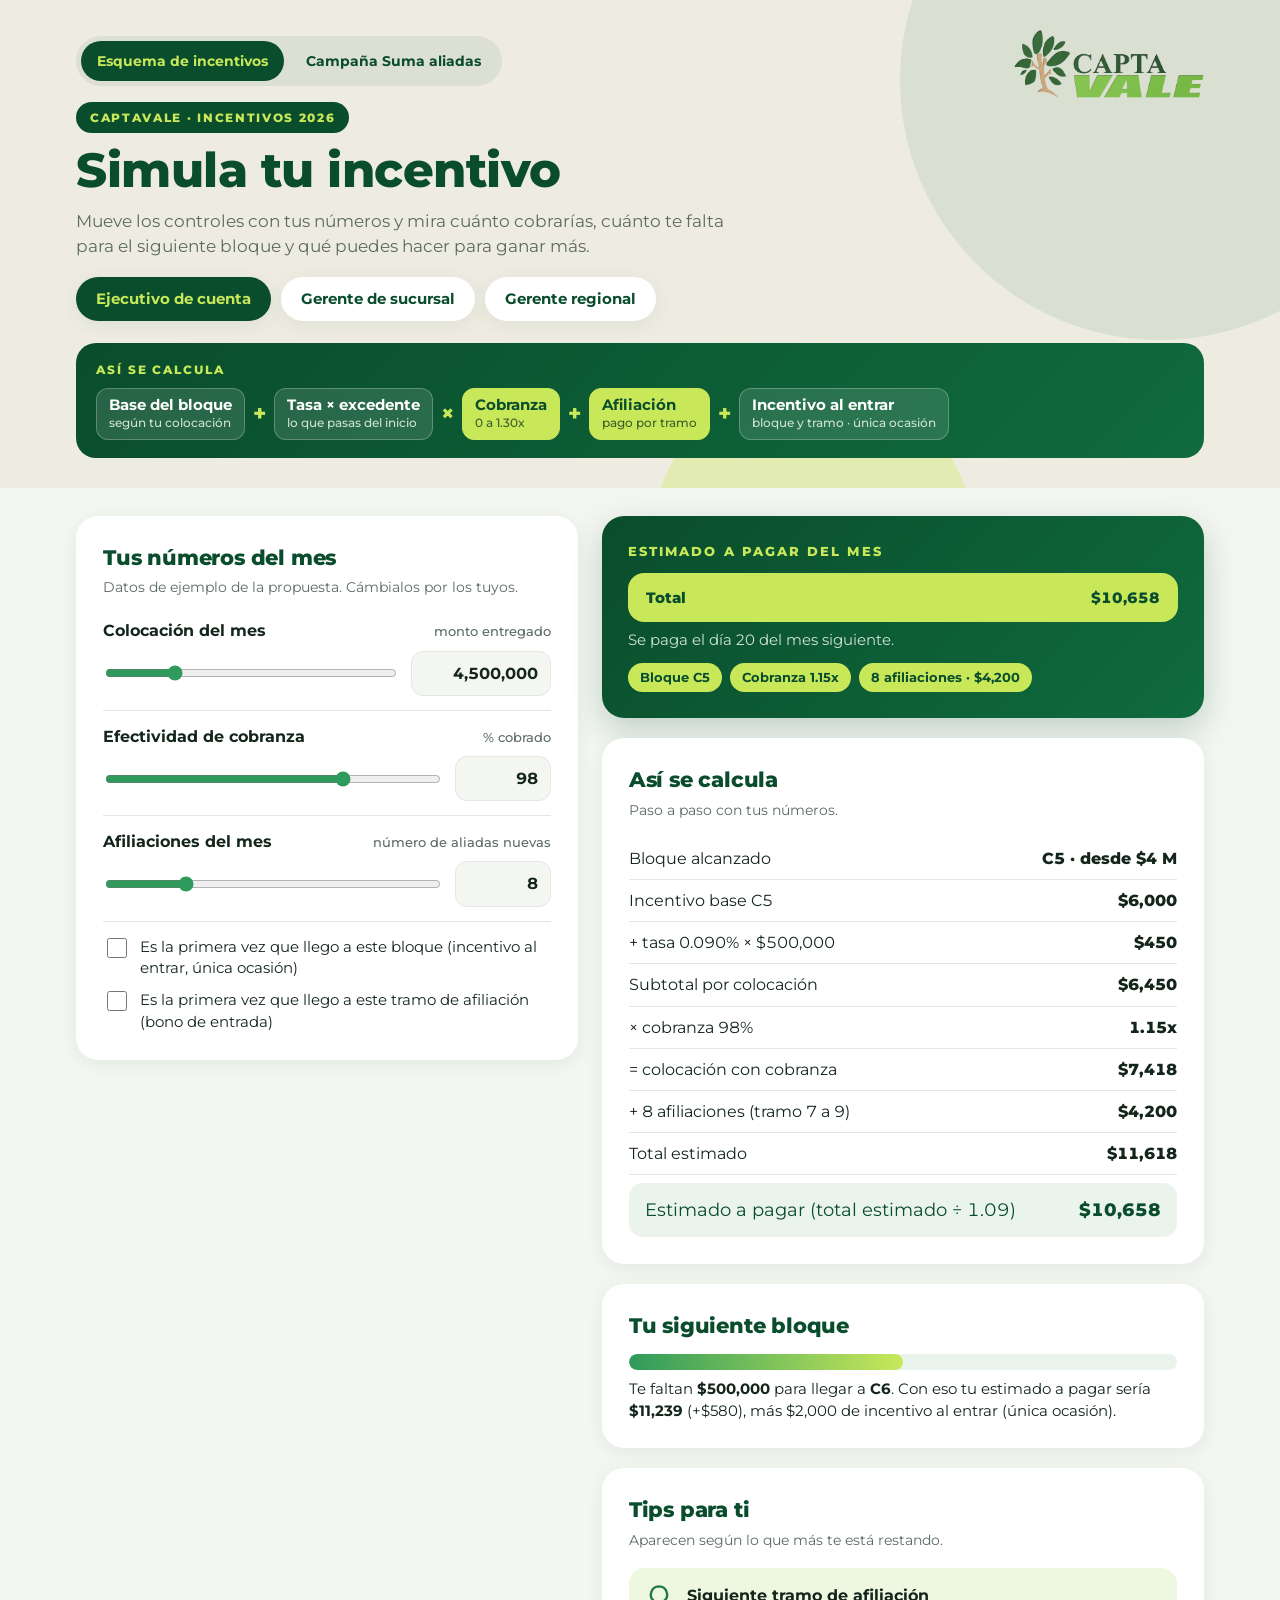
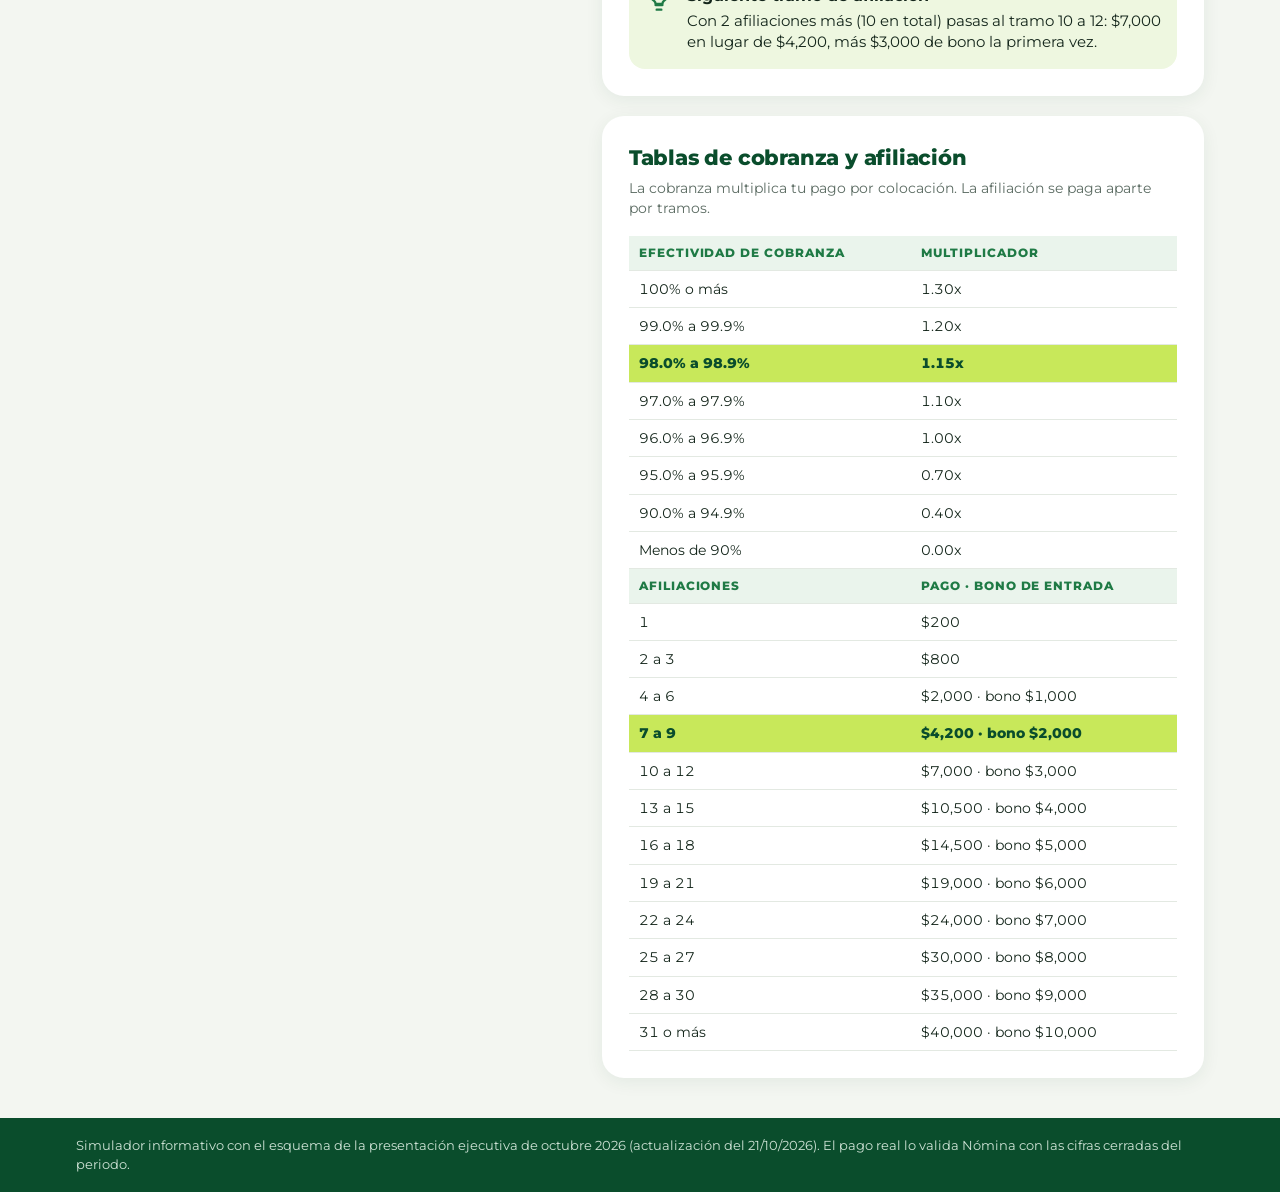
<file: index.html>
<!doctype html>
<html lang="es">
<head>
<meta charset="utf-8">
<meta name="viewport" content="width=device-width, initial-scale=1, viewport-fit=cover">
<title>Simulador Captavale</title>
<meta name="claude:viewport-fit-sides" content="cover">
<link rel="preconnect" href="https://fonts.googleapis.com">
<link rel="stylesheet" href="https://fonts.googleapis.com/css2?family=Montserrat:wght@400;500;600;700;800&display=swap">
<link rel="stylesheet" href="assets/estilo.css">
<style>body{margin:0}[hidden]{display:none!important}</style>
</head>
<body>


<header>
  <div class="c1"></div><div class="c2"></div>
  <div class="wrap">
    <img class="logo" src="assets/logo.png" alt="Captavale">
    <nav class="sheets" aria-label="Hojas del simulador"><a class="sheet" href="index.html" aria-current="page">Esquema de incentivos</a><a class="sheet" href="campana.html">Campaña Suma aliadas</a></nav>
    <span class="chip">Captavale · Incentivos 2026</span>
    <h1>Simula tu incentivo</h1>
    <p>Mueve los controles con tus números y mira cuánto cobrarías, cuánto te falta para el siguiente bloque y qué puedes hacer para ganar más.</p>
    <div class="tabs" role="group" aria-label="Puesto">
      <button class="tab" type="button" data-role="ej" aria-pressed="true">Ejecutivo de cuenta</button>
      <button class="tab" type="button" data-role="ge" aria-pressed="false">Gerente de sucursal</button>
      <button class="tab" type="button" data-role="re" aria-pressed="false">Gerente regional</button>
    </div>
    <div class="formula" aria-label="Fórmula del cálculo"><div class="lbl">ASÍ SE CALCULA</div><div class="ftoks" id="ftoks"></div></div>
  </div>
</header>

<main>
  <div class="wrap">
    <form class="card" id="form" autocomplete="off">
      <h2 id="formTitle">Tus números del mes</h2>
      <p class="hint" id="formHint">Datos de ejemplo. Cámbialos por los tuyos.</p>

      <div class="field">
        <label for="colNum"><span id="colLabel">Colocación del mes</span><small id="colSmall">monto entregado</small></label>
        <div class="row"><input type="range" id="colRange" aria-label="Colocación"><input class="num" id="colNum" inputmode="numeric"></div>
      </div>
      <div class="field">
        <label for="cobNum">Efectividad de cobranza <small>% cobrado</small></label>
        <div class="row"><input type="range" id="cobRange" min="80" max="105" step="0.1" aria-label="Cobranza"><input class="num short" id="cobNum" inputmode="decimal"></div>
      </div>
      <div class="field" id="afNField">
        <label for="afNNum"><span id="afLabelTxt">Afiliaciones del mes</span><small id="afSmall">número de aliadas nuevas</small></label>
        <div class="row"><input type="range" id="afNRange" min="0" max="35" step="1" aria-label="Afiliaciones"><input class="num short" id="afNNum" inputmode="numeric"></div>
      </div>
      <div class="field" id="rentField">
        <label for="rentNum">Rentabilidad acumulada <small>candado: 15% o más</small></label>
        <div class="row"><input type="range" id="rentRange" min="0" max="40" step="0.5" aria-label="Rentabilidad"><input class="num short" id="rentNum" inputmode="decimal"></div>
      </div>
      <div class="field" id="audField">
        <label for="audNum">Evaluación de auditoría <small>candado: 95% o más</small></label>
        <div class="row"><input type="range" id="audRange" min="70" max="100" step="1" aria-label="Auditoría"><input class="num short" id="audNum" inputmode="decimal"></div>
      </div>

      <div class="checks">
        <label class="check" id="firstBlockWrap"><input type="checkbox" id="firstBlock"><span id="firstBlockTxt">Es la primera vez que llego a este bloque</span></label>
        <label class="check" id="firstAfWrap"><input type="checkbox" id="firstAf"><span>Es la primera vez que llego a este tramo de afiliación (bono de entrada)</span></label>
        <label class="check" id="oldWrap"><input type="checkbox" id="oldBranch" checked><span>La sucursal tiene más de 1 año (aplica el candado de rentabilidad)</span></label>
      </div>
    </form>

    <section class="result" aria-live="polite">
      <div class="hero">
        <span class="lbl" id="heroLbl">Estimado a pagar del mes</span>
        <div class="totalbox"><span id="totLbl">Total</span><span class="big" id="total">$0</span></div>
        <span class="sub" id="heroSub"></span>
        <div class="pills" id="pills"></div>
      </div>

      <div class="card">
        <h2>Así se calcula</h2>
        <p class="hint">Paso a paso con tus números.</p>
        <div class="breakdown" id="breakdown"></div>
      </div>

      <div class="card progress">
        <h2>Tu siguiente bloque</h2>
        <div class="bar" role="img" id="barWrap" aria-label="Avance dentro del bloque"><i id="bar" style="width:0%"></i></div>
        <p id="nextTxt"></p>
      </div>

      <div class="card">
        <h2>Tips para ti</h2>
        <p class="hint">Aparecen según lo que más te está restando.</p>
        <div class="tips" id="tips"></div>
      </div>

      <div class="card">
        <h2>Tablas de cobranza y afiliación</h2>
        <p class="hint" id="multHint"></p>
        <div class="scroll"><table class="mtable" id="mtable"></table></div>
      </div>
    </section>
  </div>
</main>
<footer><div class="wrap">Simulador informativo con el esquema de la presentación ejecutiva de octubre 2026 (actualización del 21/10/2026). El pago real lo valida Nómina con las cifras cerradas del periodo.</div></footer>

<script>
(function(){
  const fmt = v => '$' + Math.round(v).toLocaleString('en-US');
  // Ejecutivo y Gerente de sucursal: el total estimado se divide entre DIVISOR para obtener el estimado a pagar.
  // El Gerente regional no lleva esta división.
  const DIVISOR = 1.09;
  const fmtM = v => '$' + (v/1e6).toLocaleString('en-US',{maximumFractionDigits:2}) + ' M';
  const pct = v => (Math.round(v*1000)/10).toString().replace(/\.0$/,'') ;
  const num = n => n.toLocaleString('en-US');

  // ---------------- Tablas del esquema (presentación ejecutiva, octubre 2026)
  // Colocación: base del bloque + tasa marginal × excedente; "entra" = incentivo al entrar al bloque (única ocasión).
  const EJ = {
    code:'C', step:1e6, period:'mes',
    base:[250,1000,2000,3500,6000,7000,8000,11000,13000,15000,16000,20000,22000,24000,26000,35000],
    tasa:[.0008,.0008,.0008,.0009,.0009,.0010,.0010,.0011,.0011,.0012,.0012,.0013,.0013,.0014,.0015,.0015],
    entra:[500,1000,1000,1000,1000,2000,2000,2000,2000,2000,4000,4000,4000,6000,6000,8000]
  };
  const GE = {
    code:'G', step:2e6, period:'mes',
    base:[0,1000,2000,3500,5500,9000,10500,12500,15000,18000,21000,25000,29000,36000,42500,50000],
    tasa:[.00026,.00027,.00029,.00030,.00031,.00033,.00034,.00036,.00038,.00039,.00041,.00043,.00045,.00047,.00050,.00052],
    entra:[500,500,500,1000,1000,1000,2000,2000,2000,3000,3000,4000,4000,6000,6000,0]
  };
  const RE = {
    code:'B', step:15e6, period:'trimestre',
    base:[5000,7750,11150,15050,19600,24650,30350,36550,43400,50900,58900,67550,76850,86800,97400,108500,120250,132650,145700,159400,173750],
    tasa:[.00015,.00016,.00016,.00017,.00017,.00018,.00018,.00019,.00020,.00020,.00021,.00022,.00023,.00024,.00024,.00025,.00026,.00027,.00028,.00029,.00030],
    // El salto de la tabla regional ($0 a $10,000) ya está incluido en la base de cada bloque: no se paga aparte.
    salto:[0,500,1000,1500,2000,2500,3000,3500,4000,4500,5000,5500,6000,6500,7000,7500,8000,8500,9000,9500,10000],
    entra:null
  };
  // Multiplicador de cobranza (igual para los tres niveles)
  const EFF = [[100,'100% o más',1.30],[99,'99.0% a 99.9%',1.20],[98,'98.0% a 98.9%',1.15],[97,'97.0% a 97.9%',1.10],
               [96,'96.0% a 96.9%',1.00],[95,'95.0% a 95.9%',0.70],[90,'90.0% a 94.9%',0.40],[-1,'Menos de 90%',0]];
  const effRow = p => EFF.findIndex(r => p >= r[0]);
  // Pago por afiliación: [mínimo, máximo, pago, bono de entrada]
  const AF_EJ = [[1,1,200,0],[2,3,800,0],[4,6,2000,1000],[7,9,4200,2000],[10,12,7000,3000],[13,15,10500,4000],[16,18,14500,5000],
                 [19,21,19000,6000],[22,24,24000,7000],[25,27,30000,8000],[28,30,35000,9000],[31,Infinity,40000,10000]];
  const AF_GE = [[1,4,0,0],[5,10,200,0],[11,20,750,0],[21,30,1500,1000],[31,40,3000,2000],[41,50,6000,3000],[51,60,10000,4000],
                 [61,70,15000,5000],[71,80,17500,6000],[81,90,24000,7000],[91,100,28000,8000],[101,Infinity,35000,9000]];
  const AF_RE = [[1,100,0,0],[101,200,1000,0],[201,300,5000,1000],[301,400,9000,2000],[401,500,14000,3000],[501,600,20000,4000],
                 [601,700,30000,5000],[701,Infinity,50000,6000]];
  const afTramo = (T, n) => T.find(t => n >= t[0] && n <= t[1]) || null;
  const afLabel = t => t[1] === Infinity ? num(t[0]) + ' o más' : (t[0] === t[1] ? String(t[0]) : num(t[0]) + ' a ' + num(t[1]));

  const ROLES = {
    ej:{tbl:EJ, af:AF_EJ, title:'Tus números del mes', col:'Colocación del mes', colSmall:'monto entregado', colMax:20e6, colStep:50000,
        afTxt:'Afiliaciones del mes', afSmall:'número de aliadas nuevas', afMax:35,
        hero:'Estimado a pagar del mes', firstTxt:'Es la primera vez que llego a este bloque (incentivo al entrar, única ocasión)',
        sample:{col:4500000,cob:98,afN:8,rent:25,aud:96}},
    ge:{tbl:GE, af:AF_GE, title:'Los números de tu sucursal', col:'Colocación de la sucursal', colSmall:'suma de tus ejecutivos en el mes', colMax:40e6, colStep:100000,
        afTxt:'Afiliaciones de la sucursal', afSmall:'suma de tus ejecutivos en el mes', afMax:120,
        hero:'Estimado a pagar del mes', firstTxt:'Es la primera vez que la sucursal llega a este bloque (incentivo al entrar, única ocasión)',
        sample:{col:10500000,cob:97,afN:25,rent:25,aud:96}},
    re:{tbl:RE, af:AF_RE, title:'Los números de tu región', col:'Colocación del trimestre', colSmall:'suma de 3 meses de la región', colMax:330e6, colStep:500000,
        afTxt:'Afiliaciones de la región', afSmall:'suma del trimestre', afMax:800,
        hero:'Pago estimado del trimestre', firstTxt:'',
        sample:{col:125000000,cob:99,afN:250,rent:16,aud:96}}
  };

  const FORMULA = {
    ej:[['Base del bloque','según tu colocación',0],'+',['Tasa × excedente','lo que pasas del inicio',0],'×',['Cobranza','0 a 1.30x',1],'+',['Afiliación','pago por tramo',1],'+',['Incentivo al entrar','bloque y tramo · única ocasión',0]],
    ge:[['Base del bloque','colocación de la sucursal',0],'+',['Tasa × excedente','lo que pasa del inicio',0],'×',['Cobranza','0 a 1.30x',1],'+',['Afiliación','pago por tramo',1],'+',['Incentivo al entrar','única ocasión',0],'→',['Candados','rentabilidad y auditoría',0]],
    re:[['Base del bloque','colocación del trimestre',0],'+',['Tasa × excedente','lo que pasa del inicio',0],'×',['Cobranza','0 a 1.30x',1],'+',['Afiliación','pago por tramo',1],'→',['Candados','rentabilidad y auditoría',0]]
  };
  let role = 'ej';
  try { const r = localStorage.getItem('captavale-sim-role'); if (r && ROLES[r]) role = r; } catch(e){}
  const $ = id => document.getElementById(id);
  const pairs = [['colRange','colNum'],['cobRange','cobNum'],['afNRange','afNNum'],['rentRange','rentNum'],['audRange','audNum']];

  function blockOf(t, amt){ return Math.min(Math.floor(Math.max(amt,0) / t.step), t.base.length - 1); }

  function setRole(r){
    role = r;
    try { localStorage.setItem('captavale-sim-role', r); } catch(e){}
    document.querySelectorAll('.tab').forEach(b => b.setAttribute('aria-pressed', String(b.dataset.role === r)));
    const R = ROLES[r];
    $('formTitle').textContent = R.title;
    $('colLabel').textContent = R.col; $('colSmall').textContent = R.colSmall;
    $('colRange').max = R.colMax; $('colRange').step = R.colStep; $('colRange').min = 0;
    $('afLabelTxt').textContent = R.afTxt; $('afSmall').textContent = R.afSmall; $('afNRange').max = R.afMax;
    $('heroLbl').textContent = R.hero;
    $('ftoks').innerHTML = FORMULA[r].map(x => typeof x === 'string' ? `<span class="op">${x}</span>` : `<div class="tok${x[2]?' l':''}">${x[0]}<small>${x[1]}</small></div>`).join('');
    $('rentField').hidden = r === 'ej';
    $('audField').hidden = r === 'ej';
    $('oldWrap').hidden = r !== 'ge';
    $('firstBlockWrap').hidden = r === 're';
    $('firstBlockTxt').textContent = R.firstTxt;
    const s = R.sample;
    setVal('col', s.col); setVal('cob', s.cob); setVal('afN', s.afN); setVal('rent', s.rent); setVal('aud', s.aud);
    $('firstBlock').checked = false; $('firstAf').checked = false;
    $('formHint').textContent = 'Datos de ejemplo de la propuesta. Cámbialos por los tuyos.';
    calc();
  }
  function setVal(k, v){
    $(k+'Range').value = v;
    $(k+'Num').value = (k === 'col' || k === 'afN') ? Math.round(v).toLocaleString('en-US') : String(v);
  }
  function getVal(k){
    const v = parseFloat(String($(k+'Num').value).replace(/[^0-9.]/g,''));
    return isNaN(v) ? 0 : v;
  }

  const ICON = {
    tip:'<svg viewBox="0 0 24 24" fill="none" stroke="currentColor" stroke-width="2" stroke-linecap="round" stroke-linejoin="round" aria-hidden="true"><path d="M9 18h6M10 22h4M12 2a7 7 0 0 0-4 12.7c.6.5 1 1.3 1 2.1V17h6v-.2c0-.8.4-1.6 1-2.1A7 7 0 0 0 12 2z"/></svg>',
    warn:'<svg viewBox="0 0 24 24" fill="none" stroke="currentColor" stroke-width="2" stroke-linecap="round" stroke-linejoin="round" aria-hidden="true"><path d="M10.3 3.9 1.8 18a2 2 0 0 0 1.7 3h17a2 2 0 0 0 1.7-3L13.7 3.9a2 2 0 0 0-3.4 0z"/><path d="M12 9v4M12 17h.01"/></svg>',
    ok:'<svg viewBox="0 0 24 24" fill="none" stroke="currentColor" stroke-width="2" stroke-linecap="round" stroke-linejoin="round" aria-hidden="true"><circle cx="12" cy="12" r="10"/><path d="m8 12 3 3 5-6"/></svg>'
  };
  function tipHTML(kind, title, body, list){
    const cls = kind === 'ok' || kind === 'tip' ? '' : kind;
    const ic = kind === 'ok' ? ICON.ok : (kind === 'tip' ? ICON.tip : ICON.warn);
    return `<div class="tip ${cls}">${ic}<div><h3>${title}</h3><p>${body}</p>${list ? '<ul>' + list.map(x => '<li>' + x + '</li>').join('') + '</ul>' : ''}</div></div>`;
  }
  const TIPS_COB = ['Llama o visita 2 días antes de cada vencimiento, sobre todo en el primer pago.',
                    'Revisa tu cartera cada día: un atraso de 1 día se arregla hoy.',
                    'Antes de colocar, valida domicilio, referencias y cuánto puede pagar la aliada.'];
  const TIPS_AF = ['Pide recomendaciones a tus aliadas de personas que trabajan con vales.',
                   'Pide referidas a tus mejores aliadas: una aliada que paga bien recomienda a otras igual.',
                   'Mide tu avance cada semana; no esperes al día 30.'];
  const TIPS_GE_AF = ['Revisa cada semana el avance de afiliación de cada ejecutivo.',
                      'Acompaña a quien lleva menos de 4 afiliaciones: desde 4 al mes cada ejecutivo cobra $2,000 por afiliación.',
                      'Activa a las aliadas nuevas en sus primeros 30 días.'];
  const TIPS_RE_AF = ['Pide a cada gerente su plan semanal de afiliación.',
                      'Compara sucursales cada semana y apoya a las que van abajo del ritmo.',
                      'Recuerda que la campaña Suma aliadas premia a las ejecutivas: úsala para empujar el trimestre.'];

  function calc(){
    const R = ROLES[role], t = R.tbl, AF = R.af;
    const col = getVal('col'), cob = getVal('cob'), afN = Math.floor(getVal('afN')), rent = getVal('rent'), aud = getVal('aud');
    const i = blockOf(t, col), code = t.code + (i+1);
    const desde = i * t.step, extraAmt = Math.max(col - desde, 0);
    const base = t.base[i], extra = t.tasa[i] * extraAmt, sub = base + extra;
    const ci = effRow(cob), cm = EFF[ci][2];
    const lines = [], tips = [], pills = [];

    lines.push(['Bloque alcanzado', code + ' · desde ' + fmtM(desde)]);
    lines.push(['Incentivo base ' + code, fmt(base)]);
    lines.push(['+ tasa ' + (t.tasa[i]*100).toFixed(t.tasa[i] < .001 ? 3 : 2) + '% × ' + fmt(extraAmt), fmt(extra)]);
    lines.push(['Subtotal por colocación', fmt(sub), 'b']);
    lines.push(['× cobranza ' + pct(cob/100) + '%', cm.toFixed(2) + 'x']);
    const colPart = Math.round(sub * cm * 100) / 100;
    lines.push(['= colocación con cobranza', fmt(colPart)]);

    const tr = afTramo(AF, afN), afPay = tr ? tr[2] : 0;
    lines.push(['+ ' + num(afN) + ' afiliaciones' + (tr ? ' (tramo ' + afLabel(tr) + ')' : ''), fmt(afPay)]);
    let entra = 0, bonoAf = 0;
    if ($('firstBlock').checked && t.entra && t.entra[i]){ entra = t.entra[i]; lines.push(['+ incentivo al entrar a ' + code + ' (única ocasión)', fmt(entra)]); }
    if ($('firstAf').checked && tr && tr[3]){ bonoAf = tr[3]; lines.push(['+ bono de entrada al tramo (una vez)', fmt(bonoAf)]); }
    const gross = colPart + afPay + entra + bonoAf;

    let candadosOk = true, total = gross;
    if (role !== 'ej'){
      const needRent = role === 're' || $('oldBranch').checked;
      const rentOk = !needRent || rent >= 15, audOk = aud >= 95;
      candadosOk = rentOk && audOk;
      lines.push(['Candados (rentabilidad ' + pct(rent/100) + '%, auditoría ' + pct(aud/100) + '%)', candadosOk ? 'Cumple' : 'No cumple', candadosOk ? '' : 'm']);
      total = candadosOk ? gross : 0;
      if (!candadosOk){
        tips.push(['bad', 'Sin candados no hay pago', (!rentOk ? 'La rentabilidad está en ' + pct(rent/100) + '% y el mínimo es 15%. ' : '') + (!audOk ? 'La auditoría está en ' + pct(aud/100) + '% y el mínimo es 95%. ' : '') + 'Con los candados cumplidos cobrarías ' + fmt(gross) + '.',
          ['Revisa gastos y castigos de cartera ' + (role==='ge'?'de la sucursal':'de cada sucursal') + ' cada semana.', 'Prepara la auditoría con la lista de puntos revisados y corrige los pendientes antes de la visita.']]);
      }
    }

    const div = role === 're' ? 1 : DIVISOR;
    const aPagar = total / div;
    $('total').textContent = fmt(aPagar);
    $('heroSub').textContent = role === 're'
      ? 'Se paga al cierre del trimestre. Bono anual de 3 meses de sueldo si la región supera 20% de rentabilidad (con EBITDA Capta cumpliendo al 85%).'
      : (role === 'ge' ? 'Si tienes varias sucursales, cobras la suma de todas.' : 'Se paga el día 20 del mes siguiente.');
    if (role === 're') {
      lines.push(['Pago estimado', fmt(total), 't']);
    } else {
      lines.push(['Total estimado', fmt(total), 'b']);
      lines.push(['Estimado a pagar (total estimado ÷ ' + DIVISOR.toFixed(2) + ')', fmt(aPagar), 't']);
    }
    $('breakdown').innerHTML = lines.map(l => `<div class="line${l[2]==='t'?' total':''}${l[2]==='m'?' muted':''}"><span>${l[0]}</span><span>${l[1]}</span></div>`).join('');

    // pills
    pills.push(['Bloque ' + code, 'ok']);
    pills.push(['Cobranza ' + cm.toFixed(2) + 'x', cm >= 1 ? 'ok' : (cm > 0 ? 'warn' : 'bad')]);
    pills.push([num(afN) + ' afiliaciones · ' + fmt(afPay), afPay > 0 ? 'ok' : 'warn']);
    if (role !== 'ej') pills.push([candadosOk ? 'Candados OK' : 'Candados sin cumplir', candadosOk ? 'ok' : 'bad']);
    $('pills').innerHTML = pills.map(p => `<span class="pill ${p[1]}">${p[0]}</span>`).join('');

    // siguiente bloque
    const last = i === t.base.length - 1;
    const into = last ? 1 : (col - desde) / t.step;
    $('bar').style.width = Math.max(2, Math.min(100, into*100)) + '%';
    if (last){
      $('nextTxt').innerHTML = 'Estás en el bloque más alto (' + code + '). Cada peso adicional suma ' + (t.tasa[i]*100).toFixed(3) + '% sobre lo que pase de ' + fmtM(desde) + '.';
      $('barWrap').setAttribute('aria-label', 'Bloque más alto ' + code);
    } else {
      const falta = (i+1) * t.step - col;
      const nextCol = t.base[i+1] * cm;
      const gain = candadosOk ? nextCol - colPart : 0;
      const nextTotal = candadosOk ? nextCol + afPay : 0;
      $('nextTxt').innerHTML = `Te faltan <b>${fmt(falta)}</b> para llegar a <b>${t.code}${i+2}</b>. Con eso tu ${role === 're' ? 'pago' : 'estimado a pagar'} sería <b>${fmt(nextTotal / div)}</b> (${gain >= 0 ? '+' : ''}${fmt(gain / div)})` +
        (t.entra && t.entra[i+1] ? `, más ${fmt(t.entra[i+1])} de incentivo al entrar (única ocasión).` : '.')
        + (t.salto ? ` La base de ${t.code}${i+2} ya incluye un salto de ${fmt(t.salto[i+1])}.` : '');
      $('barWrap').setAttribute('aria-label', 'Llevas ' + Math.round(into*100) + '% del bloque ' + code);
      if (into >= 0.75) tips.push(['tip', 'Estás muy cerca del siguiente bloque', `Solo te faltan ${fmt(falta)} para ${t.code}${i+2}. Subir de bloque vale más que crecer dentro del bloque.`]);
    }

    // tips de cobranza
    if (cob < 90){
      tips.unshift(['bad', 'Con menos de 90% de cobranza no hay pago por colocación', `Tu cobranza está en ${pct(cob/100)}%. Si llegas a 96%, tu pago por colocación sería ${fmt(sub)}.`, TIPS_COB]);
    } else if (cob < 96){
      tips.unshift(['warn', 'Tu cobranza te está restando', `Con ${pct(cob/100)}% tu colocación se multiplica por ${cm.toFixed(2)}. Llegando a 96% cobrarías ${fmt(sub)} por colocación en lugar de ${fmt(colPart)}.`, TIPS_COB]);
    }
    // tips de afiliación
    const ix = tr ? AF.indexOf(tr) : -1;
    let nt = AF[ix + 1];
    while (nt && nt[2] === 0) nt = AF[AF.indexOf(nt) + 1];
    const tipList = role === 'ej' ? TIPS_AF : (role === 'ge' ? TIPS_GE_AF : TIPS_RE_AF);
    if (nt){
      const faltan = nt[0] - afN;
      const kind = afPay === 0 || (role === 'ej' && afN < 4) ? 'warn' : 'tip';
      const head = afPay === 0 ? 'Empieza a cobrar por afiliación' : 'Siguiente tramo de afiliación';
      tips.push([kind, head, `Con ${num(faltan)} ${faltan===1?'afiliación':'afiliaciones'} más (${num(nt[0])} en total) pasas al tramo ${afLabel(nt)}: ${fmt(nt[2])} en lugar de ${fmt(afPay)}${nt[3] ? ', más ' + fmt(nt[3]) + ' de bono la primera vez' : ''}.`, kind === 'warn' ? tipList : null]);
    }
    if (!tips.length) tips.push(['ok', 'Vas muy bien', 'Cobranza y afiliación están en verde. Mantén la cartera sana y busca el siguiente bloque.']);
    $('tips').innerHTML = tips.map(x => tipHTML(x[0], x[1], x[2], x[3])).join('');

    // tablas
    $('multHint').textContent = 'La cobranza multiplica tu pago por colocación. La afiliación se paga aparte por tramos' + (role === 'ej' ? '.' : ' (' + (role === 'ge' ? 'afiliaciones de la sucursal en el mes' : 'afiliaciones de la región en el trimestre') + ').');
    let h = '<thead><tr><th>Efectividad de cobranza</th><th>Multiplicador</th></tr></thead><tbody>';
    EFF.forEach((r, k) => { h += `<tr class="${k===ci?'on':''}"><td>${r[1]}</td><td>${r[2].toFixed(2)}x</td></tr>`; });
    h += '</tbody><thead><tr><th>Afiliaciones</th><th>Pago · bono de entrada</th></tr></thead><tbody>';
    AF.forEach(a => { h += `<tr class="${a===tr?'on':''}"><td>${afLabel(a)}</td><td>${fmt(a[2])}${a[3]?' · bono '+fmt(a[3]):''}</td></tr>`; });
    $('mtable').innerHTML = h + '</tbody>';
  }

  pairs.forEach(([r, n]) => {
    const k = r.replace('Range','');
    $(r).addEventListener('input', () => { setVal(k, parseFloat($(r).value)); calc(); });
    $(n).addEventListener('input', () => { $(r).value = getVal(k); calc(); });
    $(n).addEventListener('blur', () => setVal(k, getVal(k)));
  });
  ['firstBlock','firstAf','oldBranch'].forEach(id => $(id).addEventListener('change', calc));
  document.querySelectorAll('.tab').forEach(b => b.addEventListener('click', () => setRole(b.dataset.role)));
  $('form').addEventListener('submit', e => e.preventDefault());
  setRole(role);
})();
</script>

</body>
</html>
</file>
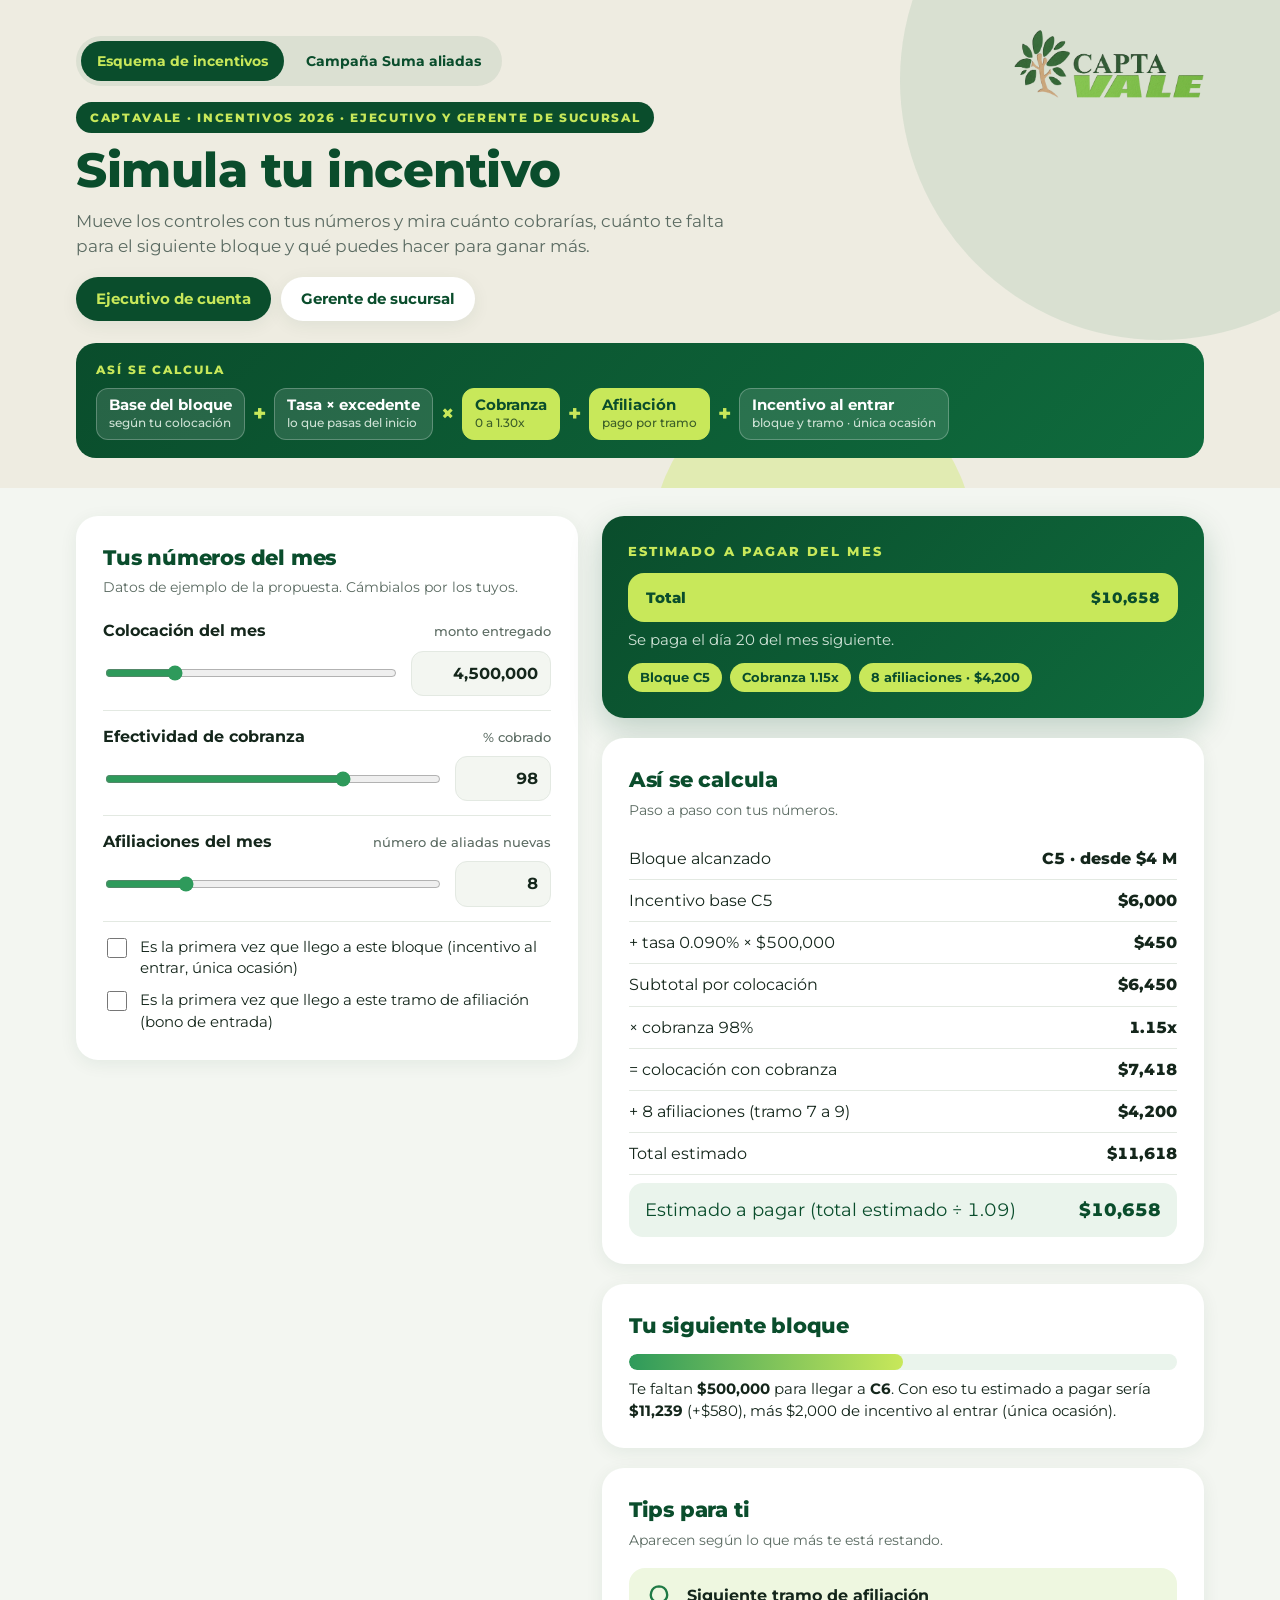
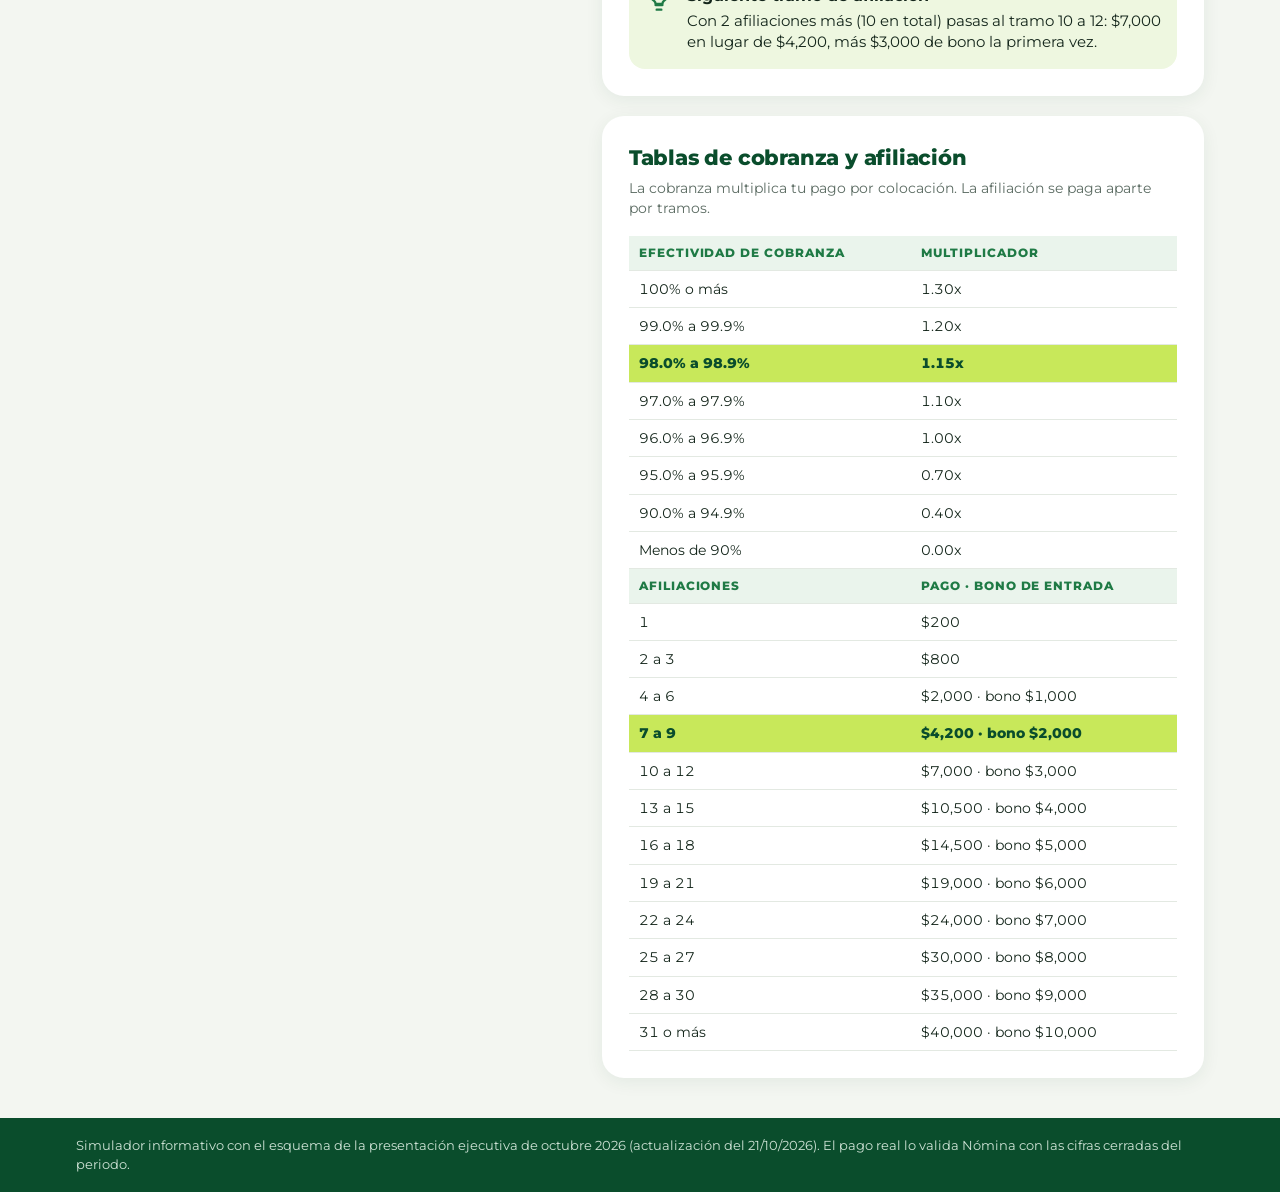
<file: ejecutivo-gerente/index.html>
<!doctype html>
<html lang="es">
<head>
<meta charset="utf-8">
<meta name="viewport" content="width=device-width, initial-scale=1, viewport-fit=cover">
<title>Simulador Captavale · Ejecutivo y Gerente</title>
<meta name="claude:viewport-fit-sides" content="cover">
<link rel="preconnect" href="https://fonts.googleapis.com">
<link rel="stylesheet" href="https://fonts.googleapis.com/css2?family=Montserrat:wght@400;500;600;700;800&display=swap">
<link rel="stylesheet" href="../assets/estilo.css">
<style>body{margin:0}[hidden]{display:none!important}</style>
</head>
<body>


<header>
  <div class="c1"></div><div class="c2"></div>
  <div class="wrap">
    <img class="logo" src="../assets/logo.png" alt="Captavale">
    <nav class="sheets" aria-label="Hojas del simulador"><a class="sheet" href="index.html" aria-current="page">Esquema de incentivos</a><a class="sheet" href="campana.html">Campaña Suma aliadas</a></nav>
    <span class="chip">Captavale · Incentivos 2026 · Ejecutivo y Gerente de sucursal</span>
    <h1>Simula tu incentivo</h1>
    <p>Mueve los controles con tus números y mira cuánto cobrarías, cuánto te falta para el siguiente bloque y qué puedes hacer para ganar más.</p>
    <div class="tabs" role="group" aria-label="Puesto">
      <button class="tab" type="button" data-role="ej" aria-pressed="true">Ejecutivo de cuenta</button>
      <button class="tab" type="button" data-role="ge" aria-pressed="false">Gerente de sucursal</button>
    </div>
    <div class="formula" aria-label="Fórmula del cálculo"><div class="lbl">ASÍ SE CALCULA</div><div class="ftoks" id="ftoks"></div></div>
  </div>
</header>

<main>
  <div class="wrap">
    <form class="card" id="form" autocomplete="off">
      <h2 id="formTitle">Tus números del mes</h2>
      <p class="hint" id="formHint">Datos de ejemplo. Cámbialos por los tuyos.</p>

      <div class="field">
        <label for="colNum"><span id="colLabel">Colocación del mes</span><small id="colSmall">monto entregado</small></label>
        <div class="row"><input type="range" id="colRange" aria-label="Colocación"><input class="num" id="colNum" inputmode="numeric"></div>
      </div>
      <div class="field">
        <label for="cobNum">Efectividad de cobranza <small>% cobrado</small></label>
        <div class="row"><input type="range" id="cobRange" min="80" max="105" step="0.1" aria-label="Cobranza"><input class="num short" id="cobNum" inputmode="decimal"></div>
      </div>
      <div class="field" id="afNField">
        <label for="afNNum"><span id="afLabelTxt">Afiliaciones del mes</span><small id="afSmall">número de aliadas nuevas</small></label>
        <div class="row"><input type="range" id="afNRange" min="0" max="35" step="1" aria-label="Afiliaciones"><input class="num short" id="afNNum" inputmode="numeric"></div>
      </div>
      <div class="field" id="rentField">
        <label for="rentNum">Rentabilidad acumulada <small>candado: 15% o más</small></label>
        <div class="row"><input type="range" id="rentRange" min="0" max="40" step="0.5" aria-label="Rentabilidad"><input class="num short" id="rentNum" inputmode="decimal"></div>
      </div>
      <div class="field" id="audField">
        <label for="audNum">Evaluación de auditoría <small>candado: 95% o más</small></label>
        <div class="row"><input type="range" id="audRange" min="70" max="100" step="1" aria-label="Auditoría"><input class="num short" id="audNum" inputmode="decimal"></div>
      </div>

      <div class="checks">
        <label class="check" id="firstBlockWrap"><input type="checkbox" id="firstBlock"><span id="firstBlockTxt">Es la primera vez que llego a este bloque</span></label>
        <label class="check" id="firstAfWrap"><input type="checkbox" id="firstAf"><span>Es la primera vez que llego a este tramo de afiliación (bono de entrada)</span></label>
        <label class="check" id="oldWrap"><input type="checkbox" id="oldBranch" checked><span>La sucursal tiene más de 1 año (aplica el candado de rentabilidad)</span></label>
      </div>
    </form>

    <section class="result" aria-live="polite">
      <div class="hero">
        <span class="lbl" id="heroLbl">Estimado a pagar del mes</span>
        <div class="totalbox"><span id="totLbl">Total</span><span class="big" id="total">$0</span></div>
        <span class="sub" id="heroSub"></span>
        <div class="pills" id="pills"></div>
      </div>

      <div class="card">
        <h2>Así se calcula</h2>
        <p class="hint">Paso a paso con tus números.</p>
        <div class="breakdown" id="breakdown"></div>
      </div>

      <div class="card progress">
        <h2>Tu siguiente bloque</h2>
        <div class="bar" role="img" id="barWrap" aria-label="Avance dentro del bloque"><i id="bar" style="width:0%"></i></div>
        <p id="nextTxt"></p>
      </div>

      <div class="card">
        <h2>Tips para ti</h2>
        <p class="hint">Aparecen según lo que más te está restando.</p>
        <div class="tips" id="tips"></div>
      </div>

      <div class="card">
        <h2>Tablas de cobranza y afiliación</h2>
        <p class="hint" id="multHint"></p>
        <div class="scroll"><table class="mtable" id="mtable"></table></div>
      </div>
    </section>
  </div>
</main>
<footer><div class="wrap">Simulador informativo con el esquema de la presentación ejecutiva de octubre 2026 (actualización del 21/10/2026). El pago real lo valida Nómina con las cifras cerradas del periodo.</div></footer>

<script>
(function(){
  const fmt = v => '$' + Math.round(v).toLocaleString('en-US');
  // El total estimado se divide entre DIVISOR para obtener el estimado a pagar.
  const DIVISOR = 1.09;
  const fmtM = v => '$' + (v/1e6).toLocaleString('en-US',{maximumFractionDigits:2}) + ' M';
  const pct = v => (Math.round(v*1000)/10).toString().replace(/\.0$/,'') ;
  const num = n => n.toLocaleString('en-US');

  // ---------------- Tablas del esquema (presentación ejecutiva, octubre 2026)
  // Colocación: base del bloque + tasa marginal × excedente; "entra" = incentivo al entrar al bloque (única ocasión).
  const EJ = {
    code:'C', step:1e6, period:'mes',
    base:[250,1000,2000,3500,6000,7000,8000,11000,13000,15000,16000,20000,22000,24000,26000,35000],
    tasa:[.0008,.0008,.0008,.0009,.0009,.0010,.0010,.0011,.0011,.0012,.0012,.0013,.0013,.0014,.0015,.0015],
    entra:[500,1000,1000,1000,1000,2000,2000,2000,2000,2000,4000,4000,4000,6000,6000,8000]
  };
  const GE = {
    code:'G', step:2e6, period:'mes',
    base:[0,1000,2000,3500,5500,9000,10500,12500,15000,18000,21000,25000,29000,36000,42500,50000],
    tasa:[.00026,.00027,.00029,.00030,.00031,.00033,.00034,.00036,.00038,.00039,.00041,.00043,.00045,.00047,.00050,.00052],
    entra:[500,500,500,1000,1000,1000,2000,2000,2000,3000,3000,4000,4000,6000,6000,0]
  };
  const RE = {
    code:'B', step:15e6, period:'trimestre',
    base:[5000,7750,11150,15050,19600,24650,30350,36550,43400,50900,58900,67550,76850,86800,97400,108500,120250,132650,145700,159400,173750],
    tasa:[.00015,.00016,.00016,.00017,.00017,.00018,.00018,.00019,.00020,.00020,.00021,.00022,.00023,.00024,.00024,.00025,.00026,.00027,.00028,.00029,.00030],
    // El salto de la tabla regional ($0 a $10,000) ya está incluido en la base de cada bloque: no se paga aparte.
    salto:[0,500,1000,1500,2000,2500,3000,3500,4000,4500,5000,5500,6000,6500,7000,7500,8000,8500,9000,9500,10000],
    entra:null
  };
  // Multiplicador de cobranza (igual para los tres niveles)
  const EFF = [[100,'100% o más',1.30],[99,'99.0% a 99.9%',1.20],[98,'98.0% a 98.9%',1.15],[97,'97.0% a 97.9%',1.10],
               [96,'96.0% a 96.9%',1.00],[95,'95.0% a 95.9%',0.70],[90,'90.0% a 94.9%',0.40],[-1,'Menos de 90%',0]];
  const effRow = p => EFF.findIndex(r => p >= r[0]);
  // Pago por afiliación: [mínimo, máximo, pago, bono de entrada]
  const AF_EJ = [[1,1,200,0],[2,3,800,0],[4,6,2000,1000],[7,9,4200,2000],[10,12,7000,3000],[13,15,10500,4000],[16,18,14500,5000],
                 [19,21,19000,6000],[22,24,24000,7000],[25,27,30000,8000],[28,30,35000,9000],[31,Infinity,40000,10000]];
  const AF_GE = [[1,4,0,0],[5,10,200,0],[11,20,750,0],[21,30,1500,1000],[31,40,3000,2000],[41,50,6000,3000],[51,60,10000,4000],
                 [61,70,15000,5000],[71,80,17500,6000],[81,90,24000,7000],[91,100,28000,8000],[101,Infinity,35000,9000]];
  const AF_RE = [[1,100,0,0],[101,200,1000,0],[201,300,5000,1000],[301,400,9000,2000],[401,500,14000,3000],[501,600,20000,4000],
                 [601,700,30000,5000],[701,Infinity,50000,6000]];
  const afTramo = (T, n) => T.find(t => n >= t[0] && n <= t[1]) || null;
  const afLabel = t => t[1] === Infinity ? num(t[0]) + ' o más' : (t[0] === t[1] ? String(t[0]) : num(t[0]) + ' a ' + num(t[1]));

  const ROLES = {
    ej:{tbl:EJ, af:AF_EJ, title:'Tus números del mes', col:'Colocación del mes', colSmall:'monto entregado', colMax:20e6, colStep:50000,
        afTxt:'Afiliaciones del mes', afSmall:'número de aliadas nuevas', afMax:35,
        hero:'Estimado a pagar del mes', firstTxt:'Es la primera vez que llego a este bloque (incentivo al entrar, única ocasión)',
        sample:{col:4500000,cob:98,afN:8,rent:25,aud:96}},
    ge:{tbl:GE, af:AF_GE, title:'Los números de tu sucursal', col:'Colocación de la sucursal', colSmall:'suma de tus ejecutivos en el mes', colMax:40e6, colStep:100000,
        afTxt:'Afiliaciones de la sucursal', afSmall:'suma de tus ejecutivos en el mes', afMax:120,
        hero:'Estimado a pagar del mes', firstTxt:'Es la primera vez que la sucursal llega a este bloque (incentivo al entrar, única ocasión)',
        sample:{col:10500000,cob:97,afN:25,rent:25,aud:96}},
    re:{tbl:RE, af:AF_RE, title:'Los números de tu región', col:'Colocación del trimestre', colSmall:'suma de 3 meses de la región', colMax:330e6, colStep:500000,
        afTxt:'Afiliaciones de la región', afSmall:'suma del trimestre', afMax:800,
        hero:'Pago estimado del trimestre', firstTxt:'',
        sample:{col:125000000,cob:99,afN:250,rent:16,aud:96}}
  };

  const FORMULA = {
    ej:[['Base del bloque','según tu colocación',0],'+',['Tasa × excedente','lo que pasas del inicio',0],'×',['Cobranza','0 a 1.30x',1],'+',['Afiliación','pago por tramo',1],'+',['Incentivo al entrar','bloque y tramo · única ocasión',0]],
    ge:[['Base del bloque','colocación de la sucursal',0],'+',['Tasa × excedente','lo que pasa del inicio',0],'×',['Cobranza','0 a 1.30x',1],'+',['Afiliación','pago por tramo',1],'+',['Incentivo al entrar','única ocasión',0],'→',['Candados','rentabilidad y auditoría',0]],
    re:[['Base del bloque','colocación del trimestre',0],'+',['Tasa × excedente','lo que pasa del inicio',0],'×',['Cobranza','0 a 1.30x',1],'+',['Afiliación','pago por tramo',1],'→',['Candados','rentabilidad y auditoría',0]]
  };
  const PERMITIDOS = ['ej','ge'];
  let role = 'ej';
  try { const r = localStorage.getItem('captavale-sim-role-ejecutivo-gerente'); if (r && PERMITIDOS.includes(r)) role = r; } catch(e){}
  const $ = id => document.getElementById(id);
  const pairs = [['colRange','colNum'],['cobRange','cobNum'],['afNRange','afNNum'],['rentRange','rentNum'],['audRange','audNum']];

  function blockOf(t, amt){ return Math.min(Math.floor(Math.max(amt,0) / t.step), t.base.length - 1); }

  function setRole(r){
    role = r;
    try { localStorage.setItem('captavale-sim-role-ejecutivo-gerente', r); } catch(e){}
    document.querySelectorAll('.tab').forEach(b => b.setAttribute('aria-pressed', String(b.dataset.role === r)));
    const R = ROLES[r];
    $('formTitle').textContent = R.title;
    $('colLabel').textContent = R.col; $('colSmall').textContent = R.colSmall;
    $('colRange').max = R.colMax; $('colRange').step = R.colStep; $('colRange').min = 0;
    $('afLabelTxt').textContent = R.afTxt; $('afSmall').textContent = R.afSmall; $('afNRange').max = R.afMax;
    $('heroLbl').textContent = R.hero;
    $('ftoks').innerHTML = FORMULA[r].map(x => typeof x === 'string' ? `<span class="op">${x}</span>` : `<div class="tok${x[2]?' l':''}">${x[0]}<small>${x[1]}</small></div>`).join('');
    $('rentField').hidden = r === 'ej';
    $('audField').hidden = r === 'ej';
    $('oldWrap').hidden = r !== 'ge';
    $('firstBlockWrap').hidden = r === 're';
    $('firstBlockTxt').textContent = R.firstTxt;
    const s = R.sample;
    setVal('col', s.col); setVal('cob', s.cob); setVal('afN', s.afN); setVal('rent', s.rent); setVal('aud', s.aud);
    $('firstBlock').checked = false; $('firstAf').checked = false;
    $('formHint').textContent = 'Datos de ejemplo de la propuesta. Cámbialos por los tuyos.';
    calc();
  }
  function setVal(k, v){
    $(k+'Range').value = v;
    $(k+'Num').value = (k === 'col' || k === 'afN') ? Math.round(v).toLocaleString('en-US') : String(v);
  }
  function getVal(k){
    const v = parseFloat(String($(k+'Num').value).replace(/[^0-9.]/g,''));
    return isNaN(v) ? 0 : v;
  }

  const ICON = {
    tip:'<svg viewBox="0 0 24 24" fill="none" stroke="currentColor" stroke-width="2" stroke-linecap="round" stroke-linejoin="round" aria-hidden="true"><path d="M9 18h6M10 22h4M12 2a7 7 0 0 0-4 12.7c.6.5 1 1.3 1 2.1V17h6v-.2c0-.8.4-1.6 1-2.1A7 7 0 0 0 12 2z"/></svg>',
    warn:'<svg viewBox="0 0 24 24" fill="none" stroke="currentColor" stroke-width="2" stroke-linecap="round" stroke-linejoin="round" aria-hidden="true"><path d="M10.3 3.9 1.8 18a2 2 0 0 0 1.7 3h17a2 2 0 0 0 1.7-3L13.7 3.9a2 2 0 0 0-3.4 0z"/><path d="M12 9v4M12 17h.01"/></svg>',
    ok:'<svg viewBox="0 0 24 24" fill="none" stroke="currentColor" stroke-width="2" stroke-linecap="round" stroke-linejoin="round" aria-hidden="true"><circle cx="12" cy="12" r="10"/><path d="m8 12 3 3 5-6"/></svg>'
  };
  function tipHTML(kind, title, body, list){
    const cls = kind === 'ok' || kind === 'tip' ? '' : kind;
    const ic = kind === 'ok' ? ICON.ok : (kind === 'tip' ? ICON.tip : ICON.warn);
    return `<div class="tip ${cls}">${ic}<div><h3>${title}</h3><p>${body}</p>${list ? '<ul>' + list.map(x => '<li>' + x + '</li>').join('') + '</ul>' : ''}</div></div>`;
  }
  const TIPS_COB = ['Llama o visita 2 días antes de cada vencimiento, sobre todo en el primer pago.',
                    'Revisa tu cartera cada día: un atraso de 1 día se arregla hoy.',
                    'Antes de colocar, valida domicilio, referencias y cuánto puede pagar la aliada.'];
  const TIPS_AF = ['Pide recomendaciones a tus aliadas de personas que trabajan con vales.',
                   'Pide referidas a tus mejores aliadas: una aliada que paga bien recomienda a otras igual.',
                   'Mide tu avance cada semana; no esperes al día 30.'];
  const TIPS_GE_AF = ['Revisa cada semana el avance de afiliación de cada ejecutivo.',
                      'Acompaña a quien lleva menos de 4 afiliaciones: desde 4 al mes cada ejecutivo cobra $2,000 por afiliación.',
                      'Activa a las aliadas nuevas en sus primeros 30 días.'];
  const TIPS_RE_AF = ['Pide a cada gerente su plan semanal de afiliación.',
                      'Compara sucursales cada semana y apoya a las que van abajo del ritmo.',
                      'Recuerda que la campaña Suma aliadas premia a las ejecutivas: úsala para empujar el trimestre.'];

  function calc(){
    const R = ROLES[role], t = R.tbl, AF = R.af;
    const col = getVal('col'), cob = getVal('cob'), afN = Math.floor(getVal('afN')), rent = getVal('rent'), aud = getVal('aud');
    const i = blockOf(t, col), code = t.code + (i+1);
    const desde = i * t.step, extraAmt = Math.max(col - desde, 0);
    const base = t.base[i], extra = t.tasa[i] * extraAmt, sub = base + extra;
    const ci = effRow(cob), cm = EFF[ci][2];
    const lines = [], tips = [], pills = [];

    lines.push(['Bloque alcanzado', code + ' · desde ' + fmtM(desde)]);
    lines.push(['Incentivo base ' + code, fmt(base)]);
    lines.push(['+ tasa ' + (t.tasa[i]*100).toFixed(t.tasa[i] < .001 ? 3 : 2) + '% × ' + fmt(extraAmt), fmt(extra)]);
    lines.push(['Subtotal por colocación', fmt(sub), 'b']);
    lines.push(['× cobranza ' + pct(cob/100) + '%', cm.toFixed(2) + 'x']);
    const colPart = Math.round(sub * cm * 100) / 100;
    lines.push(['= colocación con cobranza', fmt(colPart)]);

    const tr = afTramo(AF, afN), afPay = tr ? tr[2] : 0;
    lines.push(['+ ' + num(afN) + ' afiliaciones' + (tr ? ' (tramo ' + afLabel(tr) + ')' : ''), fmt(afPay)]);
    let entra = 0, bonoAf = 0;
    if ($('firstBlock').checked && t.entra && t.entra[i]){ entra = t.entra[i]; lines.push(['+ incentivo al entrar a ' + code + ' (única ocasión)', fmt(entra)]); }
    if ($('firstAf').checked && tr && tr[3]){ bonoAf = tr[3]; lines.push(['+ bono de entrada al tramo (una vez)', fmt(bonoAf)]); }
    const gross = colPart + afPay + entra + bonoAf;

    let candadosOk = true, total = gross;
    if (role !== 'ej'){
      const needRent = role === 're' || $('oldBranch').checked;
      const rentOk = !needRent || rent >= 15, audOk = aud >= 95;
      candadosOk = rentOk && audOk;
      lines.push(['Candados (rentabilidad ' + pct(rent/100) + '%, auditoría ' + pct(aud/100) + '%)', candadosOk ? 'Cumple' : 'No cumple', candadosOk ? '' : 'm']);
      total = candadosOk ? gross : 0;
      if (!candadosOk){
        tips.push(['bad', 'Sin candados no hay pago', (!rentOk ? 'La rentabilidad está en ' + pct(rent/100) + '% y el mínimo es 15%. ' : '') + (!audOk ? 'La auditoría está en ' + pct(aud/100) + '% y el mínimo es 95%. ' : '') + 'Con los candados cumplidos cobrarías ' + fmt(gross) + '.',
          ['Revisa gastos y castigos de cartera ' + (role==='ge'?'de la sucursal':'de cada sucursal') + ' cada semana.', 'Prepara la auditoría con la lista de puntos revisados y corrige los pendientes antes de la visita.']]);
      }
    }

    const aPagar = total / DIVISOR;
    $('total').textContent = fmt(aPagar);
    $('heroSub').textContent = role === 're'
      ? 'Se paga al cierre del trimestre. Bono anual de 3 meses de sueldo si la región supera 20% de rentabilidad (con EBITDA Capta cumpliendo al 85%).'
      : (role === 'ge' ? 'Si tienes varias sucursales, cobras la suma de todas.' : 'Se paga el día 20 del mes siguiente.');
    lines.push(['Total estimado', fmt(total), 'b']);
    lines.push(['Estimado a pagar (total estimado ÷ ' + DIVISOR.toFixed(2) + ')', fmt(aPagar), 't']);
    $('breakdown').innerHTML = lines.map(l => `<div class="line${l[2]==='t'?' total':''}${l[2]==='m'?' muted':''}"><span>${l[0]}</span><span>${l[1]}</span></div>`).join('');

    // pills
    pills.push(['Bloque ' + code, 'ok']);
    pills.push(['Cobranza ' + cm.toFixed(2) + 'x', cm >= 1 ? 'ok' : (cm > 0 ? 'warn' : 'bad')]);
    pills.push([num(afN) + ' afiliaciones · ' + fmt(afPay), afPay > 0 ? 'ok' : 'warn']);
    if (role !== 'ej') pills.push([candadosOk ? 'Candados OK' : 'Candados sin cumplir', candadosOk ? 'ok' : 'bad']);
    $('pills').innerHTML = pills.map(p => `<span class="pill ${p[1]}">${p[0]}</span>`).join('');

    // siguiente bloque
    const last = i === t.base.length - 1;
    const into = last ? 1 : (col - desde) / t.step;
    $('bar').style.width = Math.max(2, Math.min(100, into*100)) + '%';
    if (last){
      $('nextTxt').innerHTML = 'Estás en el bloque más alto (' + code + '). Cada peso adicional suma ' + (t.tasa[i]*100).toFixed(3) + '% sobre lo que pase de ' + fmtM(desde) + '.';
      $('barWrap').setAttribute('aria-label', 'Bloque más alto ' + code);
    } else {
      const falta = (i+1) * t.step - col;
      const nextCol = t.base[i+1] * cm;
      const gain = candadosOk ? nextCol - colPart : 0;
      const nextTotal = candadosOk ? nextCol + afPay : 0;
      $('nextTxt').innerHTML = `Te faltan <b>${fmt(falta)}</b> para llegar a <b>${t.code}${i+2}</b>. Con eso tu estimado a pagar sería <b>${fmt(nextTotal / DIVISOR)}</b> (${gain >= 0 ? '+' : ''}${fmt(gain / DIVISOR)})` +
        (t.entra && t.entra[i+1] ? `, más ${fmt(t.entra[i+1])} de incentivo al entrar (única ocasión).` : '.')
        + (t.salto ? ` La base de ${t.code}${i+2} ya incluye un salto de ${fmt(t.salto[i+1])}.` : '');
      $('barWrap').setAttribute('aria-label', 'Llevas ' + Math.round(into*100) + '% del bloque ' + code);
      if (into >= 0.75) tips.push(['tip', 'Estás muy cerca del siguiente bloque', `Solo te faltan ${fmt(falta)} para ${t.code}${i+2}. Subir de bloque vale más que crecer dentro del bloque.`]);
    }

    // tips de cobranza
    if (cob < 90){
      tips.unshift(['bad', 'Con menos de 90% de cobranza no hay pago por colocación', `Tu cobranza está en ${pct(cob/100)}%. Si llegas a 96%, tu pago por colocación sería ${fmt(sub)}.`, TIPS_COB]);
    } else if (cob < 96){
      tips.unshift(['warn', 'Tu cobranza te está restando', `Con ${pct(cob/100)}% tu colocación se multiplica por ${cm.toFixed(2)}. Llegando a 96% cobrarías ${fmt(sub)} por colocación en lugar de ${fmt(colPart)}.`, TIPS_COB]);
    }
    // tips de afiliación
    const ix = tr ? AF.indexOf(tr) : -1;
    let nt = AF[ix + 1];
    while (nt && nt[2] === 0) nt = AF[AF.indexOf(nt) + 1];
    const tipList = role === 'ej' ? TIPS_AF : (role === 'ge' ? TIPS_GE_AF : TIPS_RE_AF);
    if (nt){
      const faltan = nt[0] - afN;
      const kind = afPay === 0 || (role === 'ej' && afN < 4) ? 'warn' : 'tip';
      const head = afPay === 0 ? 'Empieza a cobrar por afiliación' : 'Siguiente tramo de afiliación';
      tips.push([kind, head, `Con ${num(faltan)} ${faltan===1?'afiliación':'afiliaciones'} más (${num(nt[0])} en total) pasas al tramo ${afLabel(nt)}: ${fmt(nt[2])} en lugar de ${fmt(afPay)}${nt[3] ? ', más ' + fmt(nt[3]) + ' de bono la primera vez' : ''}.`, kind === 'warn' ? tipList : null]);
    }
    if (!tips.length) tips.push(['ok', 'Vas muy bien', 'Cobranza y afiliación están en verde. Mantén la cartera sana y busca el siguiente bloque.']);
    $('tips').innerHTML = tips.map(x => tipHTML(x[0], x[1], x[2], x[3])).join('');

    // tablas
    $('multHint').textContent = 'La cobranza multiplica tu pago por colocación. La afiliación se paga aparte por tramos' + (role === 'ej' ? '.' : ' (' + (role === 'ge' ? 'afiliaciones de la sucursal en el mes' : 'afiliaciones de la región en el trimestre') + ').');
    let h = '<thead><tr><th>Efectividad de cobranza</th><th>Multiplicador</th></tr></thead><tbody>';
    EFF.forEach((r, k) => { h += `<tr class="${k===ci?'on':''}"><td>${r[1]}</td><td>${r[2].toFixed(2)}x</td></tr>`; });
    h += '</tbody><thead><tr><th>Afiliaciones</th><th>Pago · bono de entrada</th></tr></thead><tbody>';
    AF.forEach(a => { h += `<tr class="${a===tr?'on':''}"><td>${afLabel(a)}</td><td>${fmt(a[2])}${a[3]?' · bono '+fmt(a[3]):''}</td></tr>`; });
    $('mtable').innerHTML = h + '</tbody>';
  }

  pairs.forEach(([r, n]) => {
    const k = r.replace('Range','');
    $(r).addEventListener('input', () => { setVal(k, parseFloat($(r).value)); calc(); });
    $(n).addEventListener('input', () => { $(r).value = getVal(k); calc(); });
    $(n).addEventListener('blur', () => setVal(k, getVal(k)));
  });
  ['firstBlock','firstAf','oldBranch'].forEach(id => $(id).addEventListener('change', calc));
  document.querySelectorAll('.tab').forEach(b => b.addEventListener('click', () => setRole(b.dataset.role)));
  $('form').addEventListener('submit', e => e.preventDefault());
  setRole(role);
})();
</script>

</body>
</html>
</file>
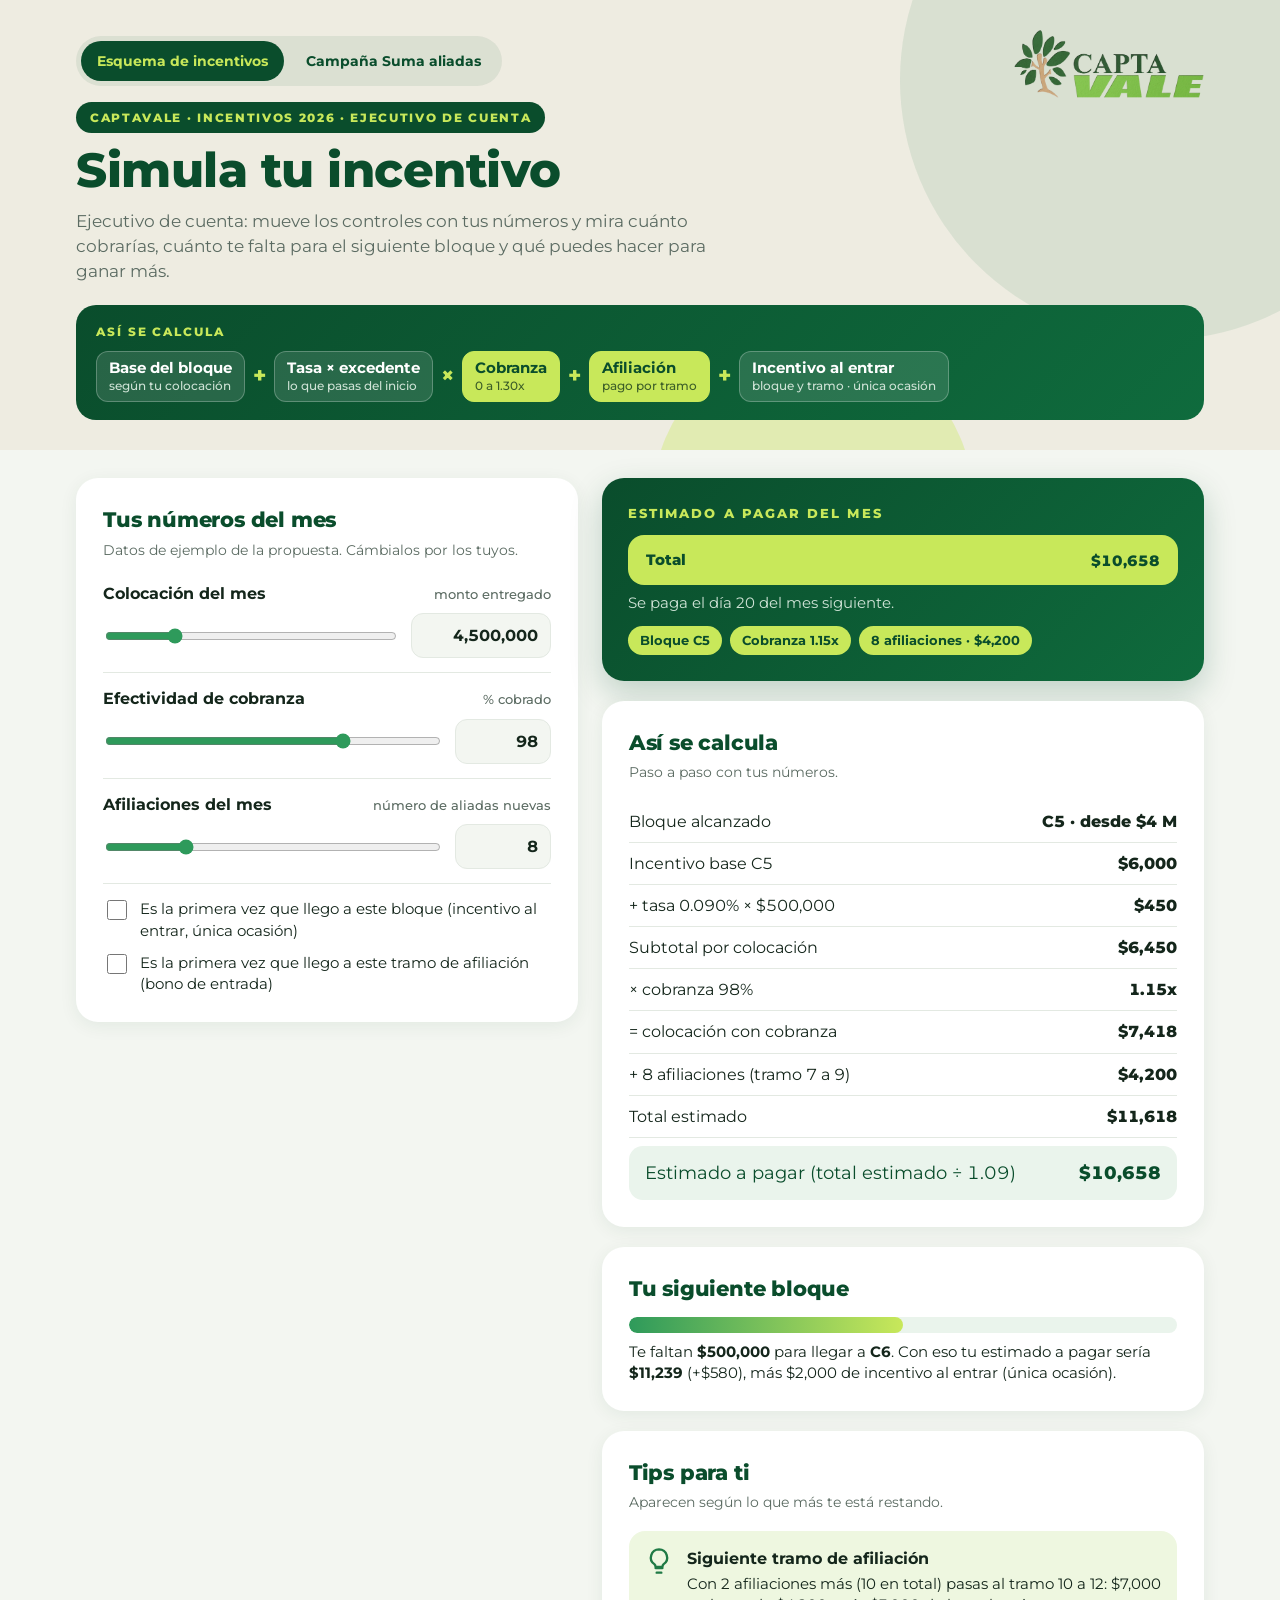
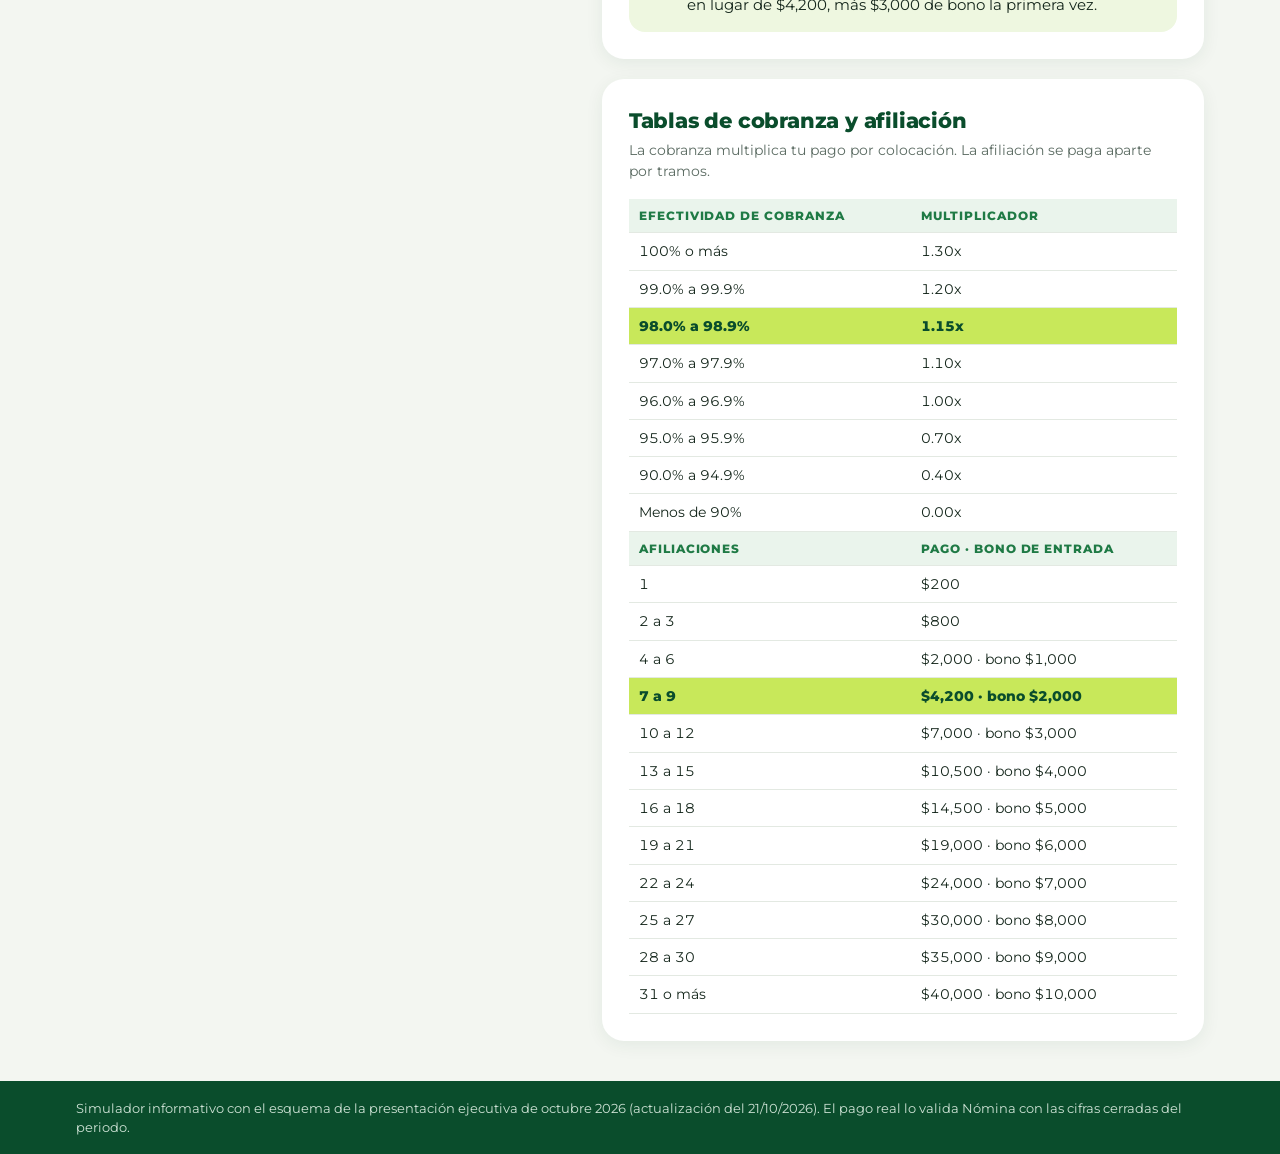
<file: ejecutivo/index.html>
<!doctype html>
<html lang="es">
<head>
<meta charset="utf-8">
<meta name="viewport" content="width=device-width, initial-scale=1, viewport-fit=cover">
<title>Simulador Captavale · Ejecutivo de cuenta</title>
<meta name="claude:viewport-fit-sides" content="cover">
<link rel="preconnect" href="https://fonts.googleapis.com">
<link rel="stylesheet" href="https://fonts.googleapis.com/css2?family=Montserrat:wght@400;500;600;700;800&display=swap">
<link rel="stylesheet" href="../assets/estilo.css">
<style>body{margin:0}[hidden]{display:none!important}</style>
</head>
<body>


<header>
  <div class="c1"></div><div class="c2"></div>
  <div class="wrap">
    <img class="logo" src="../assets/logo.png" alt="Captavale">
    <nav class="sheets" aria-label="Hojas del simulador"><a class="sheet" href="index.html" aria-current="page">Esquema de incentivos</a><a class="sheet" href="campana.html">Campaña Suma aliadas</a></nav>
    <span class="chip">Captavale · Incentivos 2026 · Ejecutivo de cuenta</span>
    <h1>Simula tu incentivo</h1>
    <p>Ejecutivo de cuenta: mueve los controles con tus números y mira cuánto cobrarías, cuánto te falta para el siguiente bloque y qué puedes hacer para ganar más.</p>
    <div class="formula" aria-label="Fórmula del cálculo"><div class="lbl">ASÍ SE CALCULA</div><div class="ftoks" id="ftoks"></div></div>
  </div>
</header>

<main>
  <div class="wrap">
    <form class="card" id="form" autocomplete="off">
      <h2 id="formTitle">Tus números del mes</h2>
      <p class="hint" id="formHint">Datos de ejemplo. Cámbialos por los tuyos.</p>

      <div class="field">
        <label for="colNum"><span id="colLabel">Colocación del mes</span><small id="colSmall">monto entregado</small></label>
        <div class="row"><input type="range" id="colRange" aria-label="Colocación"><input class="num" id="colNum" inputmode="numeric"></div>
      </div>
      <div class="field">
        <label for="cobNum">Efectividad de cobranza <small>% cobrado</small></label>
        <div class="row"><input type="range" id="cobRange" min="80" max="105" step="0.1" aria-label="Cobranza"><input class="num short" id="cobNum" inputmode="decimal"></div>
      </div>
      <div class="field" id="afNField">
        <label for="afNNum"><span id="afLabelTxt">Afiliaciones del mes</span><small id="afSmall">número de aliadas nuevas</small></label>
        <div class="row"><input type="range" id="afNRange" min="0" max="35" step="1" aria-label="Afiliaciones"><input class="num short" id="afNNum" inputmode="numeric"></div>
      </div>
      <div class="field" id="rentField">
        <label for="rentNum">Rentabilidad acumulada <small>candado: 15% o más</small></label>
        <div class="row"><input type="range" id="rentRange" min="0" max="40" step="0.5" aria-label="Rentabilidad"><input class="num short" id="rentNum" inputmode="decimal"></div>
      </div>
      <div class="field" id="audField">
        <label for="audNum">Evaluación de auditoría <small>candado: 95% o más</small></label>
        <div class="row"><input type="range" id="audRange" min="70" max="100" step="1" aria-label="Auditoría"><input class="num short" id="audNum" inputmode="decimal"></div>
      </div>

      <div class="checks">
        <label class="check" id="firstBlockWrap"><input type="checkbox" id="firstBlock"><span id="firstBlockTxt">Es la primera vez que llego a este bloque</span></label>
        <label class="check" id="firstAfWrap"><input type="checkbox" id="firstAf"><span>Es la primera vez que llego a este tramo de afiliación (bono de entrada)</span></label>
        <label class="check" id="oldWrap"><input type="checkbox" id="oldBranch" checked><span>La sucursal tiene más de 1 año (aplica el candado de rentabilidad)</span></label>
      </div>
    </form>

    <section class="result" aria-live="polite">
      <div class="hero">
        <span class="lbl" id="heroLbl">Estimado a pagar del mes</span>
        <div class="totalbox"><span id="totLbl">Total</span><span class="big" id="total">$0</span></div>
        <span class="sub" id="heroSub"></span>
        <div class="pills" id="pills"></div>
      </div>

      <div class="card">
        <h2>Así se calcula</h2>
        <p class="hint">Paso a paso con tus números.</p>
        <div class="breakdown" id="breakdown"></div>
      </div>

      <div class="card progress">
        <h2>Tu siguiente bloque</h2>
        <div class="bar" role="img" id="barWrap" aria-label="Avance dentro del bloque"><i id="bar" style="width:0%"></i></div>
        <p id="nextTxt"></p>
      </div>

      <div class="card">
        <h2>Tips para ti</h2>
        <p class="hint">Aparecen según lo que más te está restando.</p>
        <div class="tips" id="tips"></div>
      </div>

      <div class="card">
        <h2>Tablas de cobranza y afiliación</h2>
        <p class="hint" id="multHint"></p>
        <div class="scroll"><table class="mtable" id="mtable"></table></div>
      </div>
    </section>
  </div>
</main>
<footer><div class="wrap">Simulador informativo con el esquema de la presentación ejecutiva de octubre 2026 (actualización del 21/10/2026). El pago real lo valida Nómina con las cifras cerradas del periodo.</div></footer>

<script>
(function(){
  const fmt = v => '$' + Math.round(v).toLocaleString('en-US');
  // El total estimado se divide entre DIVISOR para obtener el estimado a pagar.
  const DIVISOR = 1.09;
  const fmtM = v => '$' + (v/1e6).toLocaleString('en-US',{maximumFractionDigits:2}) + ' M';
  const pct = v => (Math.round(v*1000)/10).toString().replace(/\.0$/,'') ;
  const num = n => n.toLocaleString('en-US');

  // ---------------- Tablas del esquema (presentación ejecutiva, octubre 2026)
  // Colocación: base del bloque + tasa marginal × excedente; "entra" = incentivo al entrar al bloque (única ocasión).
  const EJ = {
    code:'C', step:1e6, period:'mes',
    base:[250,1000,2000,3500,6000,7000,8000,11000,13000,15000,16000,20000,22000,24000,26000,35000],
    tasa:[.0008,.0008,.0008,.0009,.0009,.0010,.0010,.0011,.0011,.0012,.0012,.0013,.0013,.0014,.0015,.0015],
    entra:[500,1000,1000,1000,1000,2000,2000,2000,2000,2000,4000,4000,4000,6000,6000,8000]
  };
  const GE = {
    code:'G', step:2e6, period:'mes',
    base:[0,1000,2000,3500,5500,9000,10500,12500,15000,18000,21000,25000,29000,36000,42500,50000],
    tasa:[.00026,.00027,.00029,.00030,.00031,.00033,.00034,.00036,.00038,.00039,.00041,.00043,.00045,.00047,.00050,.00052],
    entra:[500,500,500,1000,1000,1000,2000,2000,2000,3000,3000,4000,4000,6000,6000,0]
  };
  const RE = {
    code:'B', step:15e6, period:'trimestre',
    base:[5000,7750,11150,15050,19600,24650,30350,36550,43400,50900,58900,67550,76850,86800,97400,108500,120250,132650,145700,159400,173750],
    tasa:[.00015,.00016,.00016,.00017,.00017,.00018,.00018,.00019,.00020,.00020,.00021,.00022,.00023,.00024,.00024,.00025,.00026,.00027,.00028,.00029,.00030],
    // El salto de la tabla regional ($0 a $10,000) ya está incluido en la base de cada bloque: no se paga aparte.
    salto:[0,500,1000,1500,2000,2500,3000,3500,4000,4500,5000,5500,6000,6500,7000,7500,8000,8500,9000,9500,10000],
    entra:null
  };
  // Multiplicador de cobranza (igual para los tres niveles)
  const EFF = [[100,'100% o más',1.30],[99,'99.0% a 99.9%',1.20],[98,'98.0% a 98.9%',1.15],[97,'97.0% a 97.9%',1.10],
               [96,'96.0% a 96.9%',1.00],[95,'95.0% a 95.9%',0.70],[90,'90.0% a 94.9%',0.40],[-1,'Menos de 90%',0]];
  const effRow = p => EFF.findIndex(r => p >= r[0]);
  // Pago por afiliación: [mínimo, máximo, pago, bono de entrada]
  const AF_EJ = [[1,1,200,0],[2,3,800,0],[4,6,2000,1000],[7,9,4200,2000],[10,12,7000,3000],[13,15,10500,4000],[16,18,14500,5000],
                 [19,21,19000,6000],[22,24,24000,7000],[25,27,30000,8000],[28,30,35000,9000],[31,Infinity,40000,10000]];
  const AF_GE = [[1,4,0,0],[5,10,200,0],[11,20,750,0],[21,30,1500,1000],[31,40,3000,2000],[41,50,6000,3000],[51,60,10000,4000],
                 [61,70,15000,5000],[71,80,17500,6000],[81,90,24000,7000],[91,100,28000,8000],[101,Infinity,35000,9000]];
  const AF_RE = [[1,100,0,0],[101,200,1000,0],[201,300,5000,1000],[301,400,9000,2000],[401,500,14000,3000],[501,600,20000,4000],
                 [601,700,30000,5000],[701,Infinity,50000,6000]];
  const afTramo = (T, n) => T.find(t => n >= t[0] && n <= t[1]) || null;
  const afLabel = t => t[1] === Infinity ? num(t[0]) + ' o más' : (t[0] === t[1] ? String(t[0]) : num(t[0]) + ' a ' + num(t[1]));

  const ROLES = {
    ej:{tbl:EJ, af:AF_EJ, title:'Tus números del mes', col:'Colocación del mes', colSmall:'monto entregado', colMax:20e6, colStep:50000,
        afTxt:'Afiliaciones del mes', afSmall:'número de aliadas nuevas', afMax:35,
        hero:'Estimado a pagar del mes', firstTxt:'Es la primera vez que llego a este bloque (incentivo al entrar, única ocasión)',
        sample:{col:4500000,cob:98,afN:8,rent:25,aud:96}},
    ge:{tbl:GE, af:AF_GE, title:'Los números de tu sucursal', col:'Colocación de la sucursal', colSmall:'suma de tus ejecutivos en el mes', colMax:40e6, colStep:100000,
        afTxt:'Afiliaciones de la sucursal', afSmall:'suma de tus ejecutivos en el mes', afMax:120,
        hero:'Estimado a pagar del mes', firstTxt:'Es la primera vez que la sucursal llega a este bloque (incentivo al entrar, única ocasión)',
        sample:{col:10500000,cob:97,afN:25,rent:25,aud:96}},
    re:{tbl:RE, af:AF_RE, title:'Los números de tu región', col:'Colocación del trimestre', colSmall:'suma de 3 meses de la región', colMax:330e6, colStep:500000,
        afTxt:'Afiliaciones de la región', afSmall:'suma del trimestre', afMax:800,
        hero:'Pago estimado del trimestre', firstTxt:'',
        sample:{col:125000000,cob:99,afN:250,rent:16,aud:96}}
  };

  const FORMULA = {
    ej:[['Base del bloque','según tu colocación',0],'+',['Tasa × excedente','lo que pasas del inicio',0],'×',['Cobranza','0 a 1.30x',1],'+',['Afiliación','pago por tramo',1],'+',['Incentivo al entrar','bloque y tramo · única ocasión',0]],
    ge:[['Base del bloque','colocación de la sucursal',0],'+',['Tasa × excedente','lo que pasa del inicio',0],'×',['Cobranza','0 a 1.30x',1],'+',['Afiliación','pago por tramo',1],'+',['Incentivo al entrar','única ocasión',0],'→',['Candados','rentabilidad y auditoría',0]],
    re:[['Base del bloque','colocación del trimestre',0],'+',['Tasa × excedente','lo que pasa del inicio',0],'×',['Cobranza','0 a 1.30x',1],'+',['Afiliación','pago por tramo',1],'→',['Candados','rentabilidad y auditoría',0]]
  };
  const PERMITIDOS = ['ej'];
  let role = 'ej';
  try { const r = localStorage.getItem('captavale-sim-role-ejecutivo'); if (r && PERMITIDOS.includes(r)) role = r; } catch(e){}
  const $ = id => document.getElementById(id);
  const pairs = [['colRange','colNum'],['cobRange','cobNum'],['afNRange','afNNum'],['rentRange','rentNum'],['audRange','audNum']];

  function blockOf(t, amt){ return Math.min(Math.floor(Math.max(amt,0) / t.step), t.base.length - 1); }

  function setRole(r){
    role = r;
    try { localStorage.setItem('captavale-sim-role-ejecutivo', r); } catch(e){}
    document.querySelectorAll('.tab').forEach(b => b.setAttribute('aria-pressed', String(b.dataset.role === r)));
    const R = ROLES[r];
    $('formTitle').textContent = R.title;
    $('colLabel').textContent = R.col; $('colSmall').textContent = R.colSmall;
    $('colRange').max = R.colMax; $('colRange').step = R.colStep; $('colRange').min = 0;
    $('afLabelTxt').textContent = R.afTxt; $('afSmall').textContent = R.afSmall; $('afNRange').max = R.afMax;
    $('heroLbl').textContent = R.hero;
    $('ftoks').innerHTML = FORMULA[r].map(x => typeof x === 'string' ? `<span class="op">${x}</span>` : `<div class="tok${x[2]?' l':''}">${x[0]}<small>${x[1]}</small></div>`).join('');
    $('rentField').hidden = r === 'ej';
    $('audField').hidden = r === 'ej';
    $('oldWrap').hidden = r !== 'ge';
    $('firstBlockWrap').hidden = r === 're';
    $('firstBlockTxt').textContent = R.firstTxt;
    const s = R.sample;
    setVal('col', s.col); setVal('cob', s.cob); setVal('afN', s.afN); setVal('rent', s.rent); setVal('aud', s.aud);
    $('firstBlock').checked = false; $('firstAf').checked = false;
    $('formHint').textContent = 'Datos de ejemplo de la propuesta. Cámbialos por los tuyos.';
    calc();
  }
  function setVal(k, v){
    $(k+'Range').value = v;
    $(k+'Num').value = (k === 'col' || k === 'afN') ? Math.round(v).toLocaleString('en-US') : String(v);
  }
  function getVal(k){
    const v = parseFloat(String($(k+'Num').value).replace(/[^0-9.]/g,''));
    return isNaN(v) ? 0 : v;
  }

  const ICON = {
    tip:'<svg viewBox="0 0 24 24" fill="none" stroke="currentColor" stroke-width="2" stroke-linecap="round" stroke-linejoin="round" aria-hidden="true"><path d="M9 18h6M10 22h4M12 2a7 7 0 0 0-4 12.7c.6.5 1 1.3 1 2.1V17h6v-.2c0-.8.4-1.6 1-2.1A7 7 0 0 0 12 2z"/></svg>',
    warn:'<svg viewBox="0 0 24 24" fill="none" stroke="currentColor" stroke-width="2" stroke-linecap="round" stroke-linejoin="round" aria-hidden="true"><path d="M10.3 3.9 1.8 18a2 2 0 0 0 1.7 3h17a2 2 0 0 0 1.7-3L13.7 3.9a2 2 0 0 0-3.4 0z"/><path d="M12 9v4M12 17h.01"/></svg>',
    ok:'<svg viewBox="0 0 24 24" fill="none" stroke="currentColor" stroke-width="2" stroke-linecap="round" stroke-linejoin="round" aria-hidden="true"><circle cx="12" cy="12" r="10"/><path d="m8 12 3 3 5-6"/></svg>'
  };
  function tipHTML(kind, title, body, list){
    const cls = kind === 'ok' || kind === 'tip' ? '' : kind;
    const ic = kind === 'ok' ? ICON.ok : (kind === 'tip' ? ICON.tip : ICON.warn);
    return `<div class="tip ${cls}">${ic}<div><h3>${title}</h3><p>${body}</p>${list ? '<ul>' + list.map(x => '<li>' + x + '</li>').join('') + '</ul>' : ''}</div></div>`;
  }
  const TIPS_COB = ['Llama o visita 2 días antes de cada vencimiento, sobre todo en el primer pago.',
                    'Revisa tu cartera cada día: un atraso de 1 día se arregla hoy.',
                    'Antes de colocar, valida domicilio, referencias y cuánto puede pagar la aliada.'];
  const TIPS_AF = ['Pide recomendaciones a tus aliadas de personas que trabajan con vales.',
                   'Pide referidas a tus mejores aliadas: una aliada que paga bien recomienda a otras igual.',
                   'Mide tu avance cada semana; no esperes al día 30.'];
  const TIPS_GE_AF = ['Revisa cada semana el avance de afiliación de cada ejecutivo.',
                      'Acompaña a quien lleva menos de 4 afiliaciones: desde 4 al mes cada ejecutivo cobra $2,000 por afiliación.',
                      'Activa a las aliadas nuevas en sus primeros 30 días.'];
  const TIPS_RE_AF = ['Pide a cada gerente su plan semanal de afiliación.',
                      'Compara sucursales cada semana y apoya a las que van abajo del ritmo.',
                      'Recuerda que la campaña Suma aliadas premia a las ejecutivas: úsala para empujar el trimestre.'];

  function calc(){
    const R = ROLES[role], t = R.tbl, AF = R.af;
    const col = getVal('col'), cob = getVal('cob'), afN = Math.floor(getVal('afN')), rent = getVal('rent'), aud = getVal('aud');
    const i = blockOf(t, col), code = t.code + (i+1);
    const desde = i * t.step, extraAmt = Math.max(col - desde, 0);
    const base = t.base[i], extra = t.tasa[i] * extraAmt, sub = base + extra;
    const ci = effRow(cob), cm = EFF[ci][2];
    const lines = [], tips = [], pills = [];

    lines.push(['Bloque alcanzado', code + ' · desde ' + fmtM(desde)]);
    lines.push(['Incentivo base ' + code, fmt(base)]);
    lines.push(['+ tasa ' + (t.tasa[i]*100).toFixed(t.tasa[i] < .001 ? 3 : 2) + '% × ' + fmt(extraAmt), fmt(extra)]);
    lines.push(['Subtotal por colocación', fmt(sub), 'b']);
    lines.push(['× cobranza ' + pct(cob/100) + '%', cm.toFixed(2) + 'x']);
    const colPart = Math.round(sub * cm * 100) / 100;
    lines.push(['= colocación con cobranza', fmt(colPart)]);

    const tr = afTramo(AF, afN), afPay = tr ? tr[2] : 0;
    lines.push(['+ ' + num(afN) + ' afiliaciones' + (tr ? ' (tramo ' + afLabel(tr) + ')' : ''), fmt(afPay)]);
    let entra = 0, bonoAf = 0;
    if ($('firstBlock').checked && t.entra && t.entra[i]){ entra = t.entra[i]; lines.push(['+ incentivo al entrar a ' + code + ' (única ocasión)', fmt(entra)]); }
    if ($('firstAf').checked && tr && tr[3]){ bonoAf = tr[3]; lines.push(['+ bono de entrada al tramo (una vez)', fmt(bonoAf)]); }
    const gross = colPart + afPay + entra + bonoAf;

    let candadosOk = true, total = gross;
    if (role !== 'ej'){
      const needRent = role === 're' || $('oldBranch').checked;
      const rentOk = !needRent || rent >= 15, audOk = aud >= 95;
      candadosOk = rentOk && audOk;
      lines.push(['Candados (rentabilidad ' + pct(rent/100) + '%, auditoría ' + pct(aud/100) + '%)', candadosOk ? 'Cumple' : 'No cumple', candadosOk ? '' : 'm']);
      total = candadosOk ? gross : 0;
      if (!candadosOk){
        tips.push(['bad', 'Sin candados no hay pago', (!rentOk ? 'La rentabilidad está en ' + pct(rent/100) + '% y el mínimo es 15%. ' : '') + (!audOk ? 'La auditoría está en ' + pct(aud/100) + '% y el mínimo es 95%. ' : '') + 'Con los candados cumplidos cobrarías ' + fmt(gross) + '.',
          ['Revisa gastos y castigos de cartera ' + (role==='ge'?'de la sucursal':'de cada sucursal') + ' cada semana.', 'Prepara la auditoría con la lista de puntos revisados y corrige los pendientes antes de la visita.']]);
      }
    }

    const aPagar = total / DIVISOR;
    $('total').textContent = fmt(aPagar);
    $('heroSub').textContent = role === 're'
      ? 'Se paga al cierre del trimestre. Bono anual de 3 meses de sueldo si la región supera 20% de rentabilidad (con EBITDA Capta cumpliendo al 85%).'
      : (role === 'ge' ? 'Si tienes varias sucursales, cobras la suma de todas.' : 'Se paga el día 20 del mes siguiente.');
    lines.push(['Total estimado', fmt(total), 'b']);
    lines.push(['Estimado a pagar (total estimado ÷ ' + DIVISOR.toFixed(2) + ')', fmt(aPagar), 't']);
    $('breakdown').innerHTML = lines.map(l => `<div class="line${l[2]==='t'?' total':''}${l[2]==='m'?' muted':''}"><span>${l[0]}</span><span>${l[1]}</span></div>`).join('');

    // pills
    pills.push(['Bloque ' + code, 'ok']);
    pills.push(['Cobranza ' + cm.toFixed(2) + 'x', cm >= 1 ? 'ok' : (cm > 0 ? 'warn' : 'bad')]);
    pills.push([num(afN) + ' afiliaciones · ' + fmt(afPay), afPay > 0 ? 'ok' : 'warn']);
    if (role !== 'ej') pills.push([candadosOk ? 'Candados OK' : 'Candados sin cumplir', candadosOk ? 'ok' : 'bad']);
    $('pills').innerHTML = pills.map(p => `<span class="pill ${p[1]}">${p[0]}</span>`).join('');

    // siguiente bloque
    const last = i === t.base.length - 1;
    const into = last ? 1 : (col - desde) / t.step;
    $('bar').style.width = Math.max(2, Math.min(100, into*100)) + '%';
    if (last){
      $('nextTxt').innerHTML = 'Estás en el bloque más alto (' + code + '). Cada peso adicional suma ' + (t.tasa[i]*100).toFixed(3) + '% sobre lo que pase de ' + fmtM(desde) + '.';
      $('barWrap').setAttribute('aria-label', 'Bloque más alto ' + code);
    } else {
      const falta = (i+1) * t.step - col;
      const nextCol = t.base[i+1] * cm;
      const gain = candadosOk ? nextCol - colPart : 0;
      const nextTotal = candadosOk ? nextCol + afPay : 0;
      $('nextTxt').innerHTML = `Te faltan <b>${fmt(falta)}</b> para llegar a <b>${t.code}${i+2}</b>. Con eso tu estimado a pagar sería <b>${fmt(nextTotal / DIVISOR)}</b> (${gain >= 0 ? '+' : ''}${fmt(gain / DIVISOR)})` +
        (t.entra && t.entra[i+1] ? `, más ${fmt(t.entra[i+1])} de incentivo al entrar (única ocasión).` : '.')
        + (t.salto ? ` La base de ${t.code}${i+2} ya incluye un salto de ${fmt(t.salto[i+1])}.` : '');
      $('barWrap').setAttribute('aria-label', 'Llevas ' + Math.round(into*100) + '% del bloque ' + code);
      if (into >= 0.75) tips.push(['tip', 'Estás muy cerca del siguiente bloque', `Solo te faltan ${fmt(falta)} para ${t.code}${i+2}. Subir de bloque vale más que crecer dentro del bloque.`]);
    }

    // tips de cobranza
    if (cob < 90){
      tips.unshift(['bad', 'Con menos de 90% de cobranza no hay pago por colocación', `Tu cobranza está en ${pct(cob/100)}%. Si llegas a 96%, tu pago por colocación sería ${fmt(sub)}.`, TIPS_COB]);
    } else if (cob < 96){
      tips.unshift(['warn', 'Tu cobranza te está restando', `Con ${pct(cob/100)}% tu colocación se multiplica por ${cm.toFixed(2)}. Llegando a 96% cobrarías ${fmt(sub)} por colocación en lugar de ${fmt(colPart)}.`, TIPS_COB]);
    }
    // tips de afiliación
    const ix = tr ? AF.indexOf(tr) : -1;
    let nt = AF[ix + 1];
    while (nt && nt[2] === 0) nt = AF[AF.indexOf(nt) + 1];
    const tipList = role === 'ej' ? TIPS_AF : (role === 'ge' ? TIPS_GE_AF : TIPS_RE_AF);
    if (nt){
      const faltan = nt[0] - afN;
      const kind = afPay === 0 || (role === 'ej' && afN < 4) ? 'warn' : 'tip';
      const head = afPay === 0 ? 'Empieza a cobrar por afiliación' : 'Siguiente tramo de afiliación';
      tips.push([kind, head, `Con ${num(faltan)} ${faltan===1?'afiliación':'afiliaciones'} más (${num(nt[0])} en total) pasas al tramo ${afLabel(nt)}: ${fmt(nt[2])} en lugar de ${fmt(afPay)}${nt[3] ? ', más ' + fmt(nt[3]) + ' de bono la primera vez' : ''}.`, kind === 'warn' ? tipList : null]);
    }
    if (!tips.length) tips.push(['ok', 'Vas muy bien', 'Cobranza y afiliación están en verde. Mantén la cartera sana y busca el siguiente bloque.']);
    $('tips').innerHTML = tips.map(x => tipHTML(x[0], x[1], x[2], x[3])).join('');

    // tablas
    $('multHint').textContent = 'La cobranza multiplica tu pago por colocación. La afiliación se paga aparte por tramos' + (role === 'ej' ? '.' : ' (' + (role === 'ge' ? 'afiliaciones de la sucursal en el mes' : 'afiliaciones de la región en el trimestre') + ').');
    let h = '<thead><tr><th>Efectividad de cobranza</th><th>Multiplicador</th></tr></thead><tbody>';
    EFF.forEach((r, k) => { h += `<tr class="${k===ci?'on':''}"><td>${r[1]}</td><td>${r[2].toFixed(2)}x</td></tr>`; });
    h += '</tbody><thead><tr><th>Afiliaciones</th><th>Pago · bono de entrada</th></tr></thead><tbody>';
    AF.forEach(a => { h += `<tr class="${a===tr?'on':''}"><td>${afLabel(a)}</td><td>${fmt(a[2])}${a[3]?' · bono '+fmt(a[3]):''}</td></tr>`; });
    $('mtable').innerHTML = h + '</tbody>';
  }

  pairs.forEach(([r, n]) => {
    const k = r.replace('Range','');
    $(r).addEventListener('input', () => { setVal(k, parseFloat($(r).value)); calc(); });
    $(n).addEventListener('input', () => { $(r).value = getVal(k); calc(); });
    $(n).addEventListener('blur', () => setVal(k, getVal(k)));
  });
  ['firstBlock','firstAf','oldBranch'].forEach(id => $(id).addEventListener('change', calc));
  document.querySelectorAll('.tab').forEach(b => b.addEventListener('click', () => setRole(b.dataset.role)));
  $('form').addEventListener('submit', e => e.preventDefault());
  setRole(role);
})();
</script>

</body>
</html>
</file>
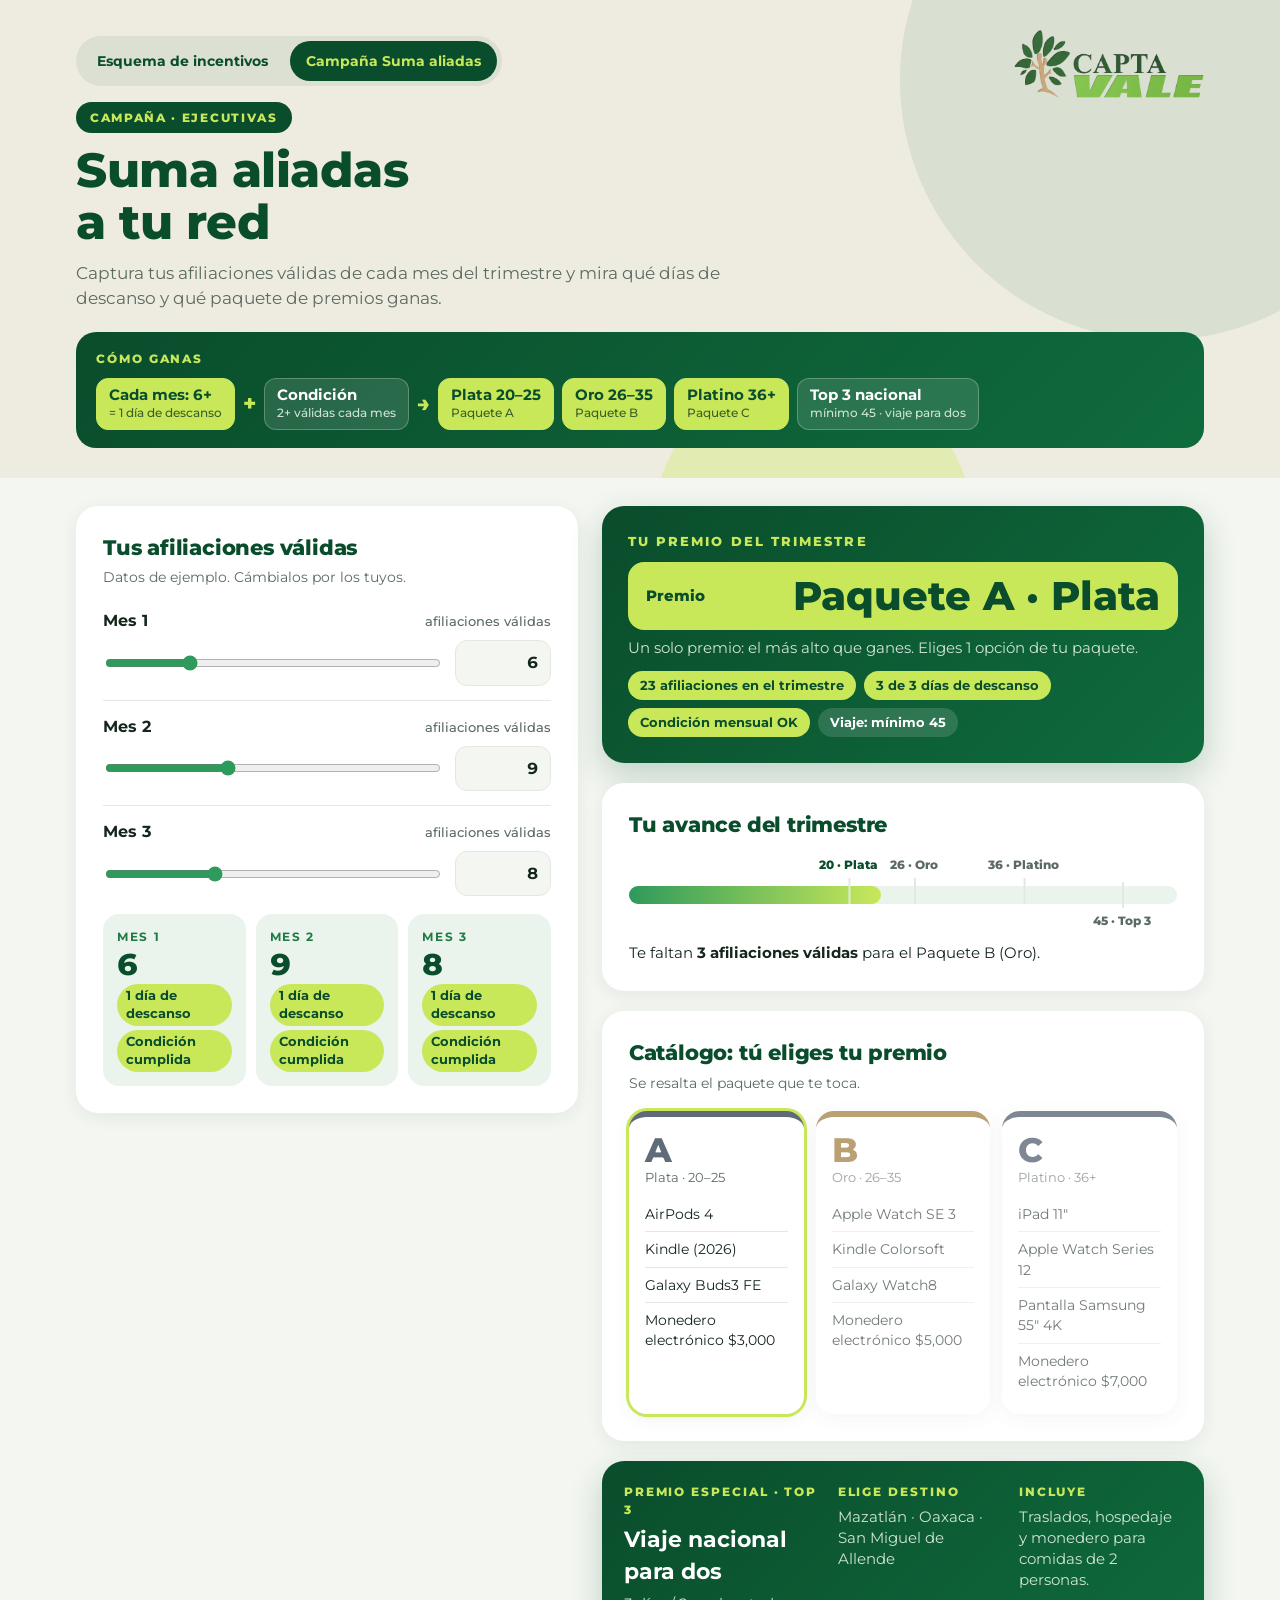
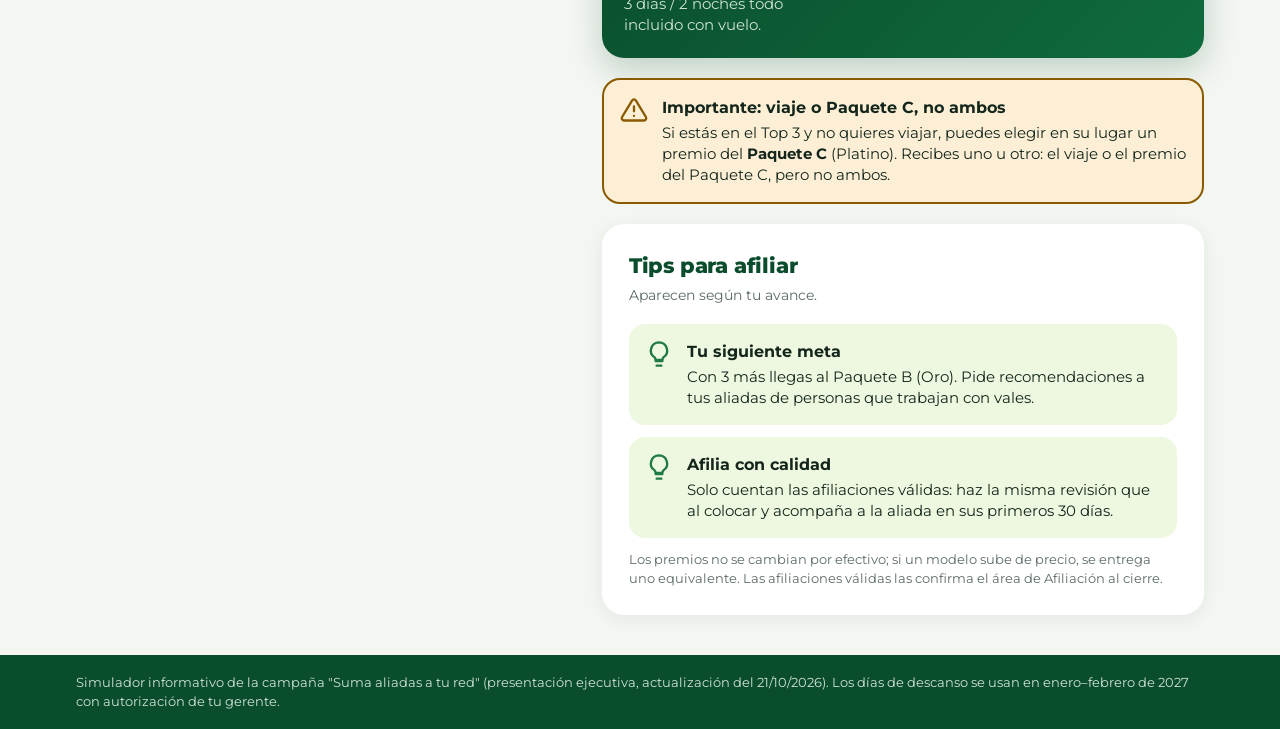
<file: campana.html>
<!doctype html>
<html lang="es">
<head>
<meta charset="utf-8">
<meta name="viewport" content="width=device-width, initial-scale=1, viewport-fit=cover">
<title>Campaña Suma aliadas</title>
<link rel="preconnect" href="https://fonts.googleapis.com">
<link rel="stylesheet" href="https://fonts.googleapis.com/css2?family=Montserrat:wght@400;500;600;700;800&display=swap">
<link rel="stylesheet" href="assets/estilo.css">
<style>
body{margin:0}[hidden]{display:none!important}
.months{display:grid;grid-template-columns:repeat(3,1fr);gap:10px;margin-top:4px}
.month{border-radius:16px;padding:14px;background:var(--surface-2);display:flex;flex-direction:column;gap:4px}
.month b{font-size:12px;letter-spacing:.14em;color:var(--brand-2)}
.month .n{font-size:30px;font-weight:800;line-height:1;color:var(--title);font-variant-numeric:tabular-nums}
.month .tag{font-size:12.5px;font-weight:700;padding:3px 9px;border-radius:999px;align-self:flex-start}
.tag.ok{background:#C8E85A;color:#0A4D2C}
.tag.no{background:var(--warn-bg);color:var(--warn)}
.tag.bad{background:var(--bad-bg);color:var(--bad)}
.track{position:relative;height:18px;background:var(--surface-2);border-radius:999px;margin:34px 0 30px}
.track i{position:absolute;left:0;top:0;bottom:0;background:linear-gradient(90deg,var(--mid),var(--lime));border-radius:999px;transition:width .25s}
.mark{position:absolute;top:-30px;transform:translateX(-50%);font-size:12px;font-weight:800;color:var(--muted);white-space:nowrap}
.mark::after{content:"";position:absolute;left:50%;top:22px;width:2px;height:26px;background:var(--line)}
.mark.hit{color:var(--title)}
.mark.low{top:26px}
.mark.low::after{top:-30px}
.pkgs{display:grid;grid-template-columns:repeat(3,1fr);gap:12px}
@media (max-width:640px){.pkgs,.months{grid-template-columns:minmax(0,1fr)}}
.pkg{border-radius:18px;padding:16px;border-top:6px solid var(--c);background:var(--surface);box-shadow:var(--shadow);opacity:.6}
.pkg.on{opacity:1;box-shadow:0 0 0 3px #C8E85A, var(--shadow)}
.pkg .L{font-size:34px;font-weight:800;line-height:1;color:var(--c)}
.pkg small{display:block;color:var(--muted);font-size:12.5px;margin-top:2px}
.pkg ul{list-style:none;margin:10px 0 0;padding:0}
.pkg li{font-size:14px;padding:7px 0;border-bottom:1px solid var(--line)}
.pkg li:last-child{border-bottom:0}
.trip{background:linear-gradient(135deg,#0A4D2C 0%,#0F6B3D 100%);color:#fff;border-radius:22px;padding:22px;display:grid;grid-template-columns:1.2fr 1fr 1fr;gap:18px;box-shadow:0 12px 32px rgba(10,77,44,.22)}
@media (max-width:640px){.trip{grid-template-columns:minmax(0,1fr)}}
.trip .lbl{font-size:12px;font-weight:800;letter-spacing:.16em;color:#C8E85A}
.trip h3{margin:6px 0 0;font-size:22px}
.trip p{margin:6px 0 0;color:#CFE3D6;font-size:14.5px}
.fine{color:var(--muted);font-size:13px;margin:12px 0 0}
.trip-aviso{border:2px solid var(--warn);border-radius:18px}
</style>
</head>
<body>

<header>
  <div class="c1"></div><div class="c2"></div>
  <div class="wrap">
    <img class="logo" src="assets/logo.png" alt="Captavale">
    <nav class="sheets" aria-label="Hojas del simulador"><a class="sheet" href="index.html">Esquema de incentivos</a><a class="sheet" href="campana.html" aria-current="page">Campaña Suma aliadas</a></nav>
    <span class="chip">Campaña · Ejecutivas</span>
    <h1>Suma aliadas a tu red</h1>
    <p>Captura tus afiliaciones válidas de cada mes del trimestre y mira qué días de descanso y qué paquete de premios ganas.</p>
    <div class="formula" aria-label="Cómo se gana"><div class="lbl">CÓMO GANAS</div><div class="ftoks">
      <div class="tok l">Cada mes: 6+<small>= 1 día de descanso</small></div><span class="op">+</span>
      <div class="tok">Condición<small>2+ válidas cada mes</small></div><span class="op">→</span>
      <div class="tok l">Plata 20–25<small>Paquete A</small></div>
      <div class="tok l">Oro 26–35<small>Paquete B</small></div>
      <div class="tok l">Platino 36+<small>Paquete C</small></div>
      <div class="tok">Top 3 nacional<small>mínimo 45 · viaje para dos</small></div>
    </div></div>
  </div>
</header>

<main>
  <div class="wrap">
    <form class="card" id="form" autocomplete="off">
      <h2>Tus afiliaciones válidas</h2>
      <p class="hint">Datos de ejemplo. Cámbialos por los tuyos.</p>
      <div class="field">
        <label for="m1Num">Mes 1 <small>afiliaciones válidas</small></label>
        <div class="row"><input type="range" id="m1Range" min="0" max="25" step="1" aria-label="Mes 1"><input class="num short" id="m1Num" inputmode="numeric"></div>
      </div>
      <div class="field">
        <label for="m2Num">Mes 2 <small>afiliaciones válidas</small></label>
        <div class="row"><input type="range" id="m2Range" min="0" max="25" step="1" aria-label="Mes 2"><input class="num short" id="m2Num" inputmode="numeric"></div>
      </div>
      <div class="field">
        <label for="m3Num">Mes 3 <small>afiliaciones válidas</small></label>
        <div class="row"><input type="range" id="m3Range" min="0" max="25" step="1" aria-label="Mes 3"><input class="num short" id="m3Num" inputmode="numeric"></div>
      </div>
      <div class="months" id="months"></div>
    </form>

    <section class="result" aria-live="polite">
      <div class="hero">
        <span class="lbl">Tu premio del trimestre</span>
        <div class="totalbox"><span id="totLbl">Premio</span><span class="big" id="prize" style="font-size:clamp(26px,4.5vw,40px)">–</span></div>
        <span class="sub" id="heroSub"></span>
        <div class="pills" id="pills"></div>
      </div>

      <div class="card progress">
        <h2>Tu avance del trimestre</h2>
        <div class="track" role="img" id="track"><i id="fill" style="width:0%"></i>
          <span class="mark" style="left:40%" id="k20">20 · Plata</span>
          <span class="mark" style="left:52%" id="k26">26 · Oro</span>
          <span class="mark" style="left:72%" id="k36">36 · Platino</span>
          <span class="mark low" style="left:90%" id="k45">45 · Top 3</span>
        </div>
        <p id="nextTxt"></p>
      </div>

      <div class="card">
        <h2>Catálogo: tú eliges tu premio</h2>
        <p class="hint">Se resalta el paquete que te toca.</p>
        <div class="pkgs">
          <div class="pkg" id="pA" style="--c:#5F6B78"><div class="L">A</div><small>Plata · 20–25</small><ul><li>AirPods 4</li><li>Kindle (2026)</li><li>Galaxy Buds3 FE</li><li>Monedero electrónico $3,000</li></ul></div>
          <div class="pkg" id="pB" style="--c:#8C6418"><div class="L">B</div><small>Oro · 26–35</small><ul><li>Apple Watch SE 3</li><li>Kindle Colorsoft</li><li>Galaxy Watch8</li><li>Monedero electrónico $5,000</li></ul></div>
          <div class="pkg" id="pC" style="--c:#2B3A4A"><div class="L">C</div><small>Platino · 36+</small><ul><li>iPad 11"</li><li>Apple Watch Series 12</li><li>Pantalla Samsung 55" 4K</li><li>Monedero electrónico $7,000</li></ul></div>
        </div>
      </div>

      <div class="trip">
        <div><div class="lbl">PREMIO ESPECIAL · TOP 3</div><h3>Viaje nacional para dos</h3><p>3 días / 2 noches todo incluido con vuelo.</p></div>
        <div><div class="lbl">ELIGE DESTINO</div><p>Mazatlán · Oaxaca · San Miguel de Allende</p></div>
        <div><div class="lbl">INCLUYE</div><p>Traslados, hospedaje y monedero para comidas de 2 personas.</p></div>
      </div>

      <div class="tip warn trip-aviso" role="note">
        <svg viewBox="0 0 24 24" fill="none" stroke="currentColor" stroke-width="2" stroke-linecap="round" stroke-linejoin="round" aria-hidden="true"><path d="M10.3 3.9 1.8 18a2 2 0 0 0 1.7 3h17a2 2 0 0 0 1.7-3L13.7 3.9a2 2 0 0 0-3.4 0z"/><path d="M12 9v4M12 17h.01"/></svg>
        <div><h3>Importante: viaje o Paquete C, no ambos</h3><p>Si estás en el Top 3 y no quieres viajar, puedes elegir en su lugar un premio del <b>Paquete C</b> (Platino). Recibes uno u otro: el viaje o el premio del Paquete C, pero no ambos.</p></div>
      </div>

      <div class="card">
        <h2>Tips para afiliar</h2>
        <p class="hint">Aparecen según tu avance.</p>
        <div class="tips" id="tips"></div>
        <p class="fine">Los premios no se cambian por efectivo; si un modelo sube de precio, se entrega uno equivalente. Las afiliaciones válidas las confirma el área de Afiliación al cierre.</p>
      </div>
    </section>
  </div>
</main>
<footer><div class="wrap">Simulador informativo de la campaña "Suma aliadas a tu red" (presentación ejecutiva, actualización del 21/10/2026). Los días de descanso se usan en enero–febrero de 2027 con autorización de tu gerente.</div></footer>

<script>
(function(){
  const $ = id => document.getElementById(id);
  const sample = {m1:6, m2:9, m3:8};
  const ICON = {
    tip:'<svg viewBox="0 0 24 24" fill="none" stroke="currentColor" stroke-width="2" stroke-linecap="round" stroke-linejoin="round" aria-hidden="true"><path d="M9 18h6M10 22h4M12 2a7 7 0 0 0-4 12.7c.6.5 1 1.3 1 2.1V17h6v-.2c0-.8.4-1.6 1-2.1A7 7 0 0 0 12 2z"/></svg>',
    warn:'<svg viewBox="0 0 24 24" fill="none" stroke="currentColor" stroke-width="2" stroke-linecap="round" stroke-linejoin="round" aria-hidden="true"><path d="M10.3 3.9 1.8 18a2 2 0 0 0 1.7 3h17a2 2 0 0 0 1.7-3L13.7 3.9a2 2 0 0 0-3.4 0z"/><path d="M12 9v4M12 17h.01"/></svg>',
    ok:'<svg viewBox="0 0 24 24" fill="none" stroke="currentColor" stroke-width="2" stroke-linecap="round" stroke-linejoin="round" aria-hidden="true"><circle cx="12" cy="12" r="10"/><path d="m8 12 3 3 5-6"/></svg>'
  };
  const tip = (k, h, p) => `<div class="tip ${k==='ok'||k==='tip'?'':k}">${k==='ok'?ICON.ok:(k==='tip'?ICON.tip:ICON.warn)}<div><h3>${h}</h3><p>${p}</p></div></div>`;
  const get = k => { const v = parseInt(String($(k+'Num').value).replace(/[^0-9]/g,''), 10); return isNaN(v) ? 0 : Math.max(0, v); };
  const set = (k, v) => { $(k+'Range').value = v; $(k+'Num').value = v; };
  const TIERS = [['C','Paquete C · Platino',36],['B','Paquete B · Oro',26],['A','Paquete A · Plata',20]];
  const DIA = 6, TOP = 45;

  function calc(){
    const m = [get('m1'), get('m2'), get('m3')];
    const total = m.reduce((a,b) => a+b, 0);
    const cond = m.every(x => x >= 2);
    const dias = Math.min(3, m.filter(x => x >= DIA).length);
    const tier = cond ? TIERS.find(t => total >= t[2]) : null;

    $('months').innerHTML = m.map((x, i) => `<div class="month"><b>MES ${i+1}</b><span class="n">${x}</span>` +
      `<span class="tag ${x >= DIA ? 'ok' : 'no'}">${x >= DIA ? '1 día de descanso' : 'Faltan ' + (DIA-x) + ' para el día'}</span>` +
      `<span class="tag ${x >= 2 ? 'ok' : 'bad'}">${x >= 2 ? 'Condición cumplida' : 'Mínimo 2 válidas'}</span></div>`).join('');

    $('prize').textContent = tier ? tier[1] : 'Aún sin premio';
    $('heroSub').textContent = tier ? 'Un solo premio: el más alto que ganes. Eliges 1 opción de tu paquete.' : (cond ? 'Necesitas 20 afiliaciones válidas en el trimestre para el Paquete A.' : 'Para el premio necesitas al menos 2 afiliaciones válidas en cada mes.');
    $('pills').innerHTML = [[total + ' afiliaciones en el trimestre', total >= 20 ? 'ok' : 'warn'],
      [dias + ' de 3 días de descanso', dias ? 'ok' : 'warn'],
      [cond ? 'Condición mensual OK' : 'Falta condición mensual', cond ? 'ok' : 'bad'],
      [total >= TOP ? 'Compites por el viaje' : 'Viaje: mínimo ' + TOP, total >= TOP ? 'ok' : '']]
      .map(p => `<span class="pill ${p[1]}">${p[0]}</span>`).join('');

    $('fill').style.width = Math.min(100, total / 50 * 100) + '%';
    [['k20',20],['k26',26],['k36',36],['k45',45]].forEach(([id, v]) => $(id).classList.toggle('hit', total >= v));
    $('track').setAttribute('aria-label', 'Llevas ' + total + ' afiliaciones válidas en el trimestre');
    ['A','B','C'].forEach(k => $('p'+k).classList.toggle('on', !!tier && tier[0] === k));

    const goals = [20, 26, 36, 45];
    const next = goals.find(g => total < g);
    const names = {20:'el Paquete A (Plata)', 26:'el Paquete B (Oro)', 36:'el Paquete C (Platino)', 45:'competir por el viaje del Top 3 nacional'};
    const af = n => n + (n === 1 ? ' afiliación válida' : ' afiliaciones válidas');
    const al = s => s.replace(/^el /, 'al ');
    $('nextTxt').innerHTML = next ? `Te ${next - total === 1 ? 'falta' : 'faltan'} <b>${af(next - total)}</b> para ${names[next]}.` : 'Ya llegas a 45 afiliaciones: estás compitiendo por el <b>viaje para dos</b> con las mejores del país.';

    const tips = [];
    m.forEach((x, i) => { if (x < 2) tips.push(['bad', `Mes ${i+1}: te falta la condición`, `Necesitas al menos 2 afiliaciones válidas en cada mes; en el mes ${i+1} llevas ${x}. Sin esto no hay premio del trimestre.`]); });
    if (dias < 3) tips.push(['warn', 'Gana tus días de descanso', `Cada mes con 6 o más afiliaciones válidas te da 1 día. Llevas ${dias} de 3.`]);
    if (next && next <= TOP) tips.push(['tip', 'Tu siguiente meta', `Con ${next - total} más ${next === TOP ? 'puedes ' + names[next] : 'llegas ' + al(names[next])}. Pide recomendaciones a tus aliadas de personas que trabajan con vales.`]);
    tips.push(['tip', 'Afilia con calidad', 'Solo cuentan las afiliaciones válidas: haz la misma revisión que al colocar y acompaña a la aliada en sus primeros 30 días.']);
    if (tier && tier[0] === 'C' && total >= TOP) tips.unshift(['ok', '¡Vas por todo!', 'Ya tienes el Paquete C y compites por el viaje. Sigue sumando: el Top 3 se define por quién afilia más. Si quedas en el Top 3 eliges el viaje o un premio del Paquete C, no ambos.']);
    $('tips').innerHTML = tips.map(t => tip(...t)).join('');
  }

  ['m1','m2','m3'].forEach(k => {
    set(k, sample[k]);
    $(k+'Range').addEventListener('input', () => { set(k, $(k+'Range').value); calc(); });
    $(k+'Num').addEventListener('input', () => { $(k+'Range').value = get(k); calc(); });
    $(k+'Num').addEventListener('blur', () => set(k, get(k)));
  });
  $('form').addEventListener('submit', e => e.preventDefault());
  calc();
})();
</script>
</body>
</html>
</file>
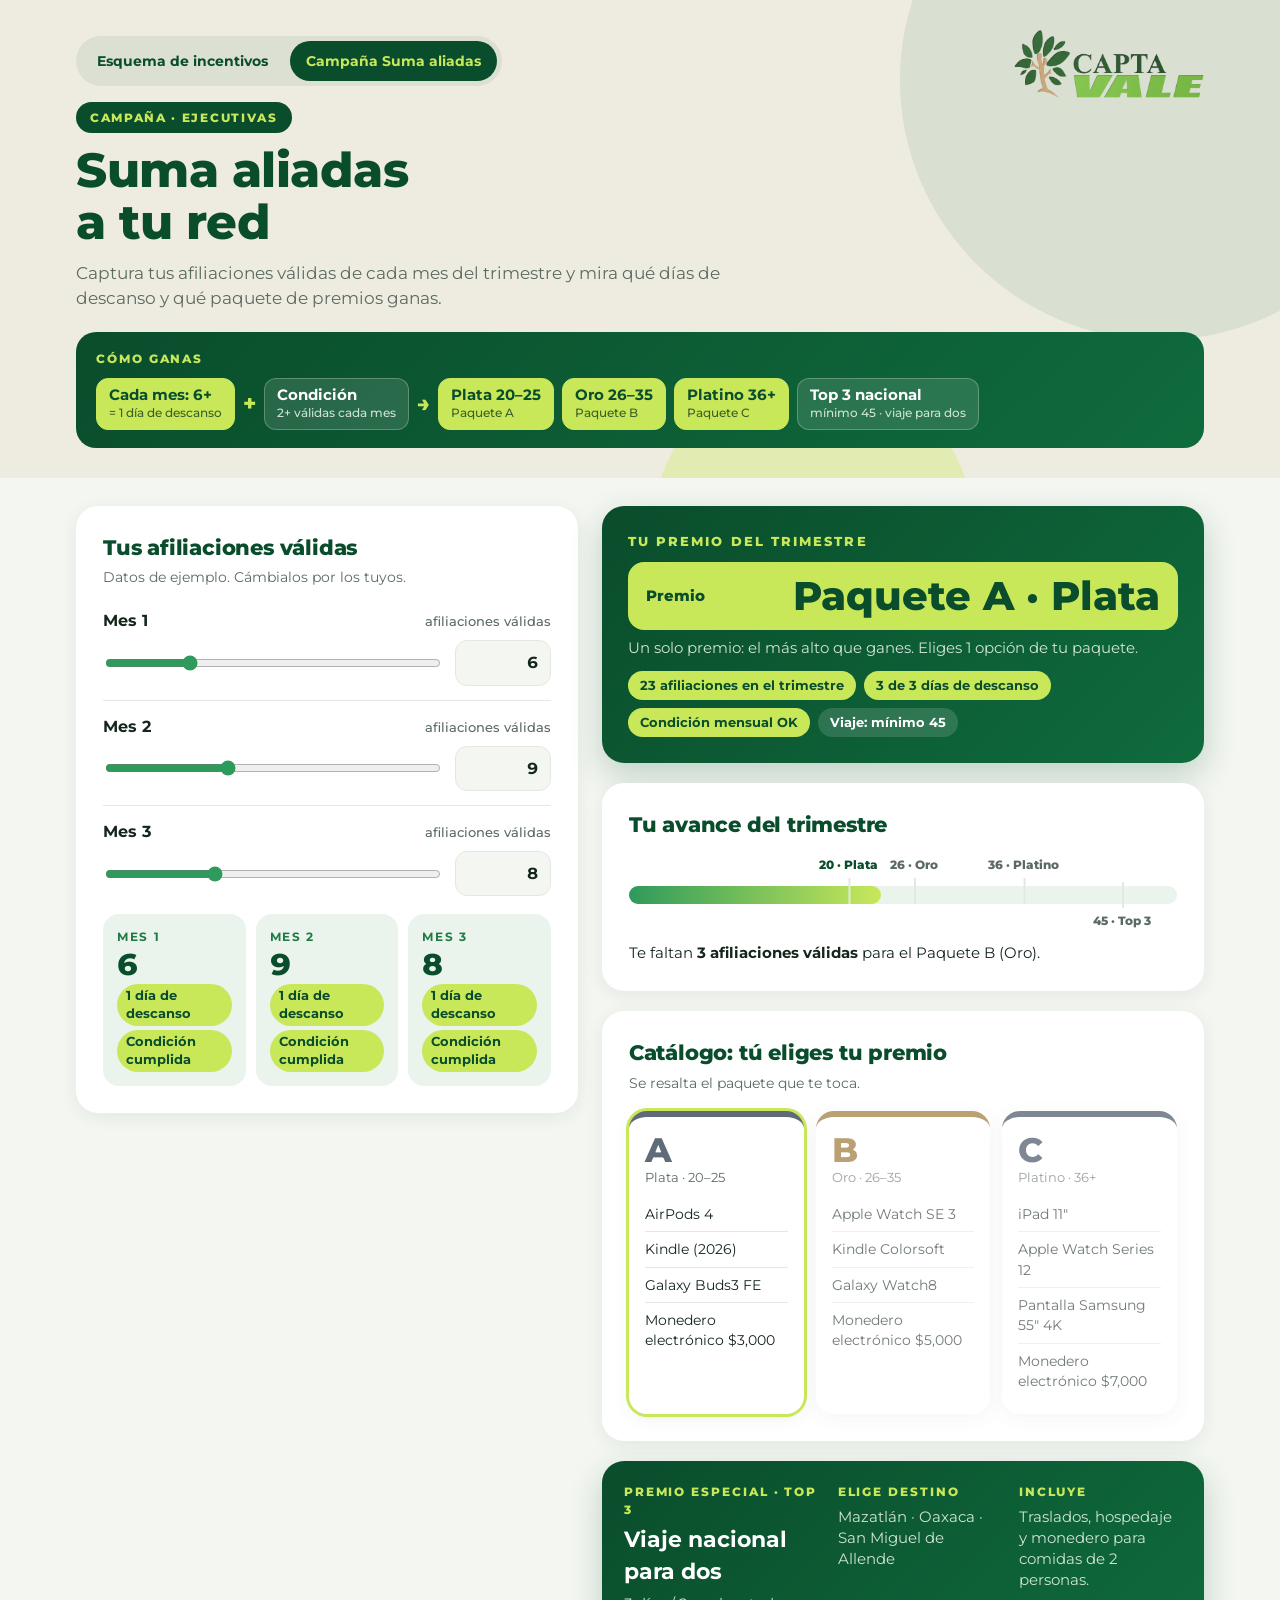
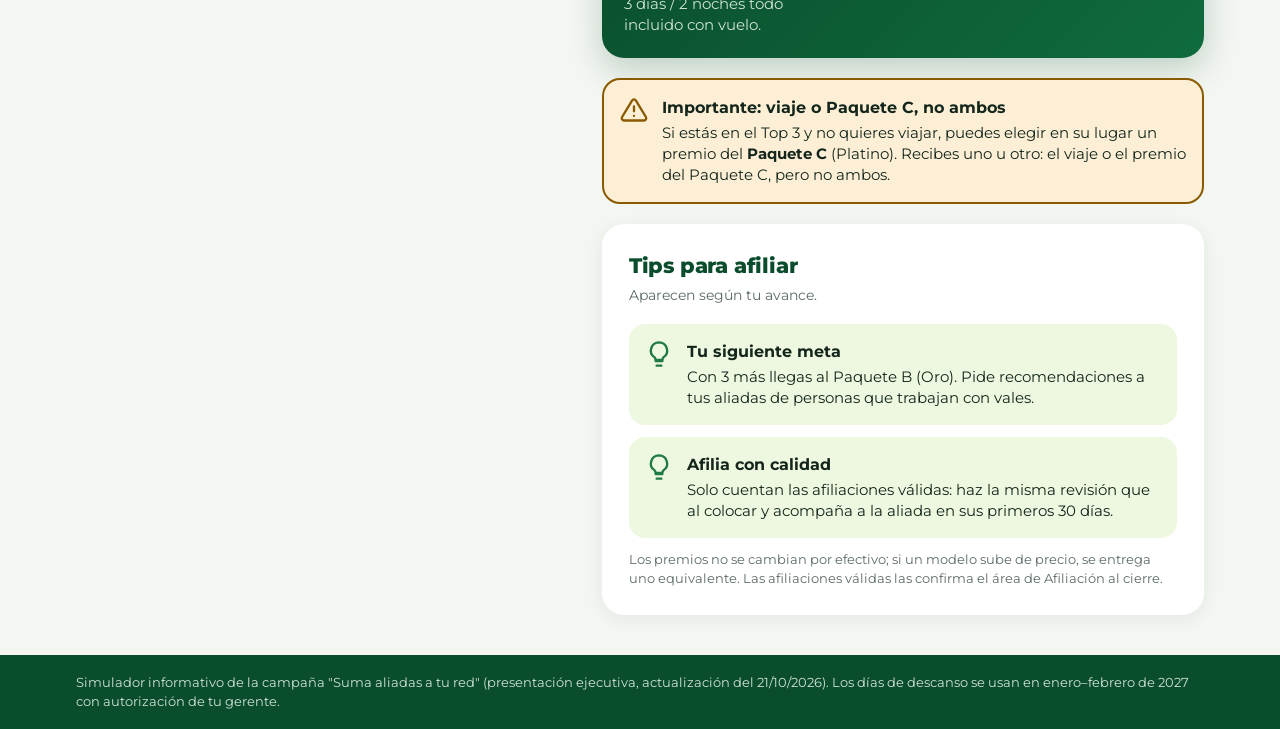
<file: ejecutivo-gerente/campana.html>
<!doctype html>
<html lang="es">
<head>
<meta charset="utf-8">
<meta name="viewport" content="width=device-width, initial-scale=1, viewport-fit=cover">
<title>Campaña Suma aliadas</title>
<link rel="preconnect" href="https://fonts.googleapis.com">
<link rel="stylesheet" href="https://fonts.googleapis.com/css2?family=Montserrat:wght@400;500;600;700;800&display=swap">
<link rel="stylesheet" href="../assets/estilo.css">
<style>
body{margin:0}[hidden]{display:none!important}
.months{display:grid;grid-template-columns:repeat(3,1fr);gap:10px;margin-top:4px}
.month{border-radius:16px;padding:14px;background:var(--surface-2);display:flex;flex-direction:column;gap:4px}
.month b{font-size:12px;letter-spacing:.14em;color:var(--brand-2)}
.month .n{font-size:30px;font-weight:800;line-height:1;color:var(--title);font-variant-numeric:tabular-nums}
.month .tag{font-size:12.5px;font-weight:700;padding:3px 9px;border-radius:999px;align-self:flex-start}
.tag.ok{background:#C8E85A;color:#0A4D2C}
.tag.no{background:var(--warn-bg);color:var(--warn)}
.tag.bad{background:var(--bad-bg);color:var(--bad)}
.track{position:relative;height:18px;background:var(--surface-2);border-radius:999px;margin:34px 0 30px}
.track i{position:absolute;left:0;top:0;bottom:0;background:linear-gradient(90deg,var(--mid),var(--lime));border-radius:999px;transition:width .25s}
.mark{position:absolute;top:-30px;transform:translateX(-50%);font-size:12px;font-weight:800;color:var(--muted);white-space:nowrap}
.mark::after{content:"";position:absolute;left:50%;top:22px;width:2px;height:26px;background:var(--line)}
.mark.hit{color:var(--title)}
.mark.low{top:26px}
.mark.low::after{top:-30px}
.pkgs{display:grid;grid-template-columns:repeat(3,1fr);gap:12px}
@media (max-width:640px){.pkgs,.months{grid-template-columns:minmax(0,1fr)}}
.pkg{border-radius:18px;padding:16px;border-top:6px solid var(--c);background:var(--surface);box-shadow:var(--shadow);opacity:.6}
.pkg.on{opacity:1;box-shadow:0 0 0 3px #C8E85A, var(--shadow)}
.pkg .L{font-size:34px;font-weight:800;line-height:1;color:var(--c)}
.pkg small{display:block;color:var(--muted);font-size:12.5px;margin-top:2px}
.pkg ul{list-style:none;margin:10px 0 0;padding:0}
.pkg li{font-size:14px;padding:7px 0;border-bottom:1px solid var(--line)}
.pkg li:last-child{border-bottom:0}
.trip{background:linear-gradient(135deg,#0A4D2C 0%,#0F6B3D 100%);color:#fff;border-radius:22px;padding:22px;display:grid;grid-template-columns:1.2fr 1fr 1fr;gap:18px;box-shadow:0 12px 32px rgba(10,77,44,.22)}
@media (max-width:640px){.trip{grid-template-columns:minmax(0,1fr)}}
.trip .lbl{font-size:12px;font-weight:800;letter-spacing:.16em;color:#C8E85A}
.trip h3{margin:6px 0 0;font-size:22px}
.trip p{margin:6px 0 0;color:#CFE3D6;font-size:14.5px}
.fine{color:var(--muted);font-size:13px;margin:12px 0 0}
.trip-aviso{border:2px solid var(--warn);border-radius:18px}
</style>
</head>
<body>

<header>
  <div class="c1"></div><div class="c2"></div>
  <div class="wrap">
    <img class="logo" src="../assets/logo.png" alt="Captavale">
    <nav class="sheets" aria-label="Hojas del simulador"><a class="sheet" href="index.html">Esquema de incentivos</a><a class="sheet" href="campana.html" aria-current="page">Campaña Suma aliadas</a></nav>
    <span class="chip">Campaña · Ejecutivas</span>
    <h1>Suma aliadas a tu red</h1>
    <p>Captura tus afiliaciones válidas de cada mes del trimestre y mira qué días de descanso y qué paquete de premios ganas.</p>
    <div class="formula" aria-label="Cómo se gana"><div class="lbl">CÓMO GANAS</div><div class="ftoks">
      <div class="tok l">Cada mes: 6+<small>= 1 día de descanso</small></div><span class="op">+</span>
      <div class="tok">Condición<small>2+ válidas cada mes</small></div><span class="op">→</span>
      <div class="tok l">Plata 20–25<small>Paquete A</small></div>
      <div class="tok l">Oro 26–35<small>Paquete B</small></div>
      <div class="tok l">Platino 36+<small>Paquete C</small></div>
      <div class="tok">Top 3 nacional<small>mínimo 45 · viaje para dos</small></div>
    </div></div>
  </div>
</header>

<main>
  <div class="wrap">
    <form class="card" id="form" autocomplete="off">
      <h2>Tus afiliaciones válidas</h2>
      <p class="hint">Datos de ejemplo. Cámbialos por los tuyos.</p>
      <div class="field">
        <label for="m1Num">Mes 1 <small>afiliaciones válidas</small></label>
        <div class="row"><input type="range" id="m1Range" min="0" max="25" step="1" aria-label="Mes 1"><input class="num short" id="m1Num" inputmode="numeric"></div>
      </div>
      <div class="field">
        <label for="m2Num">Mes 2 <small>afiliaciones válidas</small></label>
        <div class="row"><input type="range" id="m2Range" min="0" max="25" step="1" aria-label="Mes 2"><input class="num short" id="m2Num" inputmode="numeric"></div>
      </div>
      <div class="field">
        <label for="m3Num">Mes 3 <small>afiliaciones válidas</small></label>
        <div class="row"><input type="range" id="m3Range" min="0" max="25" step="1" aria-label="Mes 3"><input class="num short" id="m3Num" inputmode="numeric"></div>
      </div>
      <div class="months" id="months"></div>
    </form>

    <section class="result" aria-live="polite">
      <div class="hero">
        <span class="lbl">Tu premio del trimestre</span>
        <div class="totalbox"><span id="totLbl">Premio</span><span class="big" id="prize" style="font-size:clamp(26px,4.5vw,40px)">–</span></div>
        <span class="sub" id="heroSub"></span>
        <div class="pills" id="pills"></div>
      </div>

      <div class="card progress">
        <h2>Tu avance del trimestre</h2>
        <div class="track" role="img" id="track"><i id="fill" style="width:0%"></i>
          <span class="mark" style="left:40%" id="k20">20 · Plata</span>
          <span class="mark" style="left:52%" id="k26">26 · Oro</span>
          <span class="mark" style="left:72%" id="k36">36 · Platino</span>
          <span class="mark low" style="left:90%" id="k45">45 · Top 3</span>
        </div>
        <p id="nextTxt"></p>
      </div>

      <div class="card">
        <h2>Catálogo: tú eliges tu premio</h2>
        <p class="hint">Se resalta el paquete que te toca.</p>
        <div class="pkgs">
          <div class="pkg" id="pA" style="--c:#5F6B78"><div class="L">A</div><small>Plata · 20–25</small><ul><li>AirPods 4</li><li>Kindle (2026)</li><li>Galaxy Buds3 FE</li><li>Monedero electrónico $3,000</li></ul></div>
          <div class="pkg" id="pB" style="--c:#8C6418"><div class="L">B</div><small>Oro · 26–35</small><ul><li>Apple Watch SE 3</li><li>Kindle Colorsoft</li><li>Galaxy Watch8</li><li>Monedero electrónico $5,000</li></ul></div>
          <div class="pkg" id="pC" style="--c:#2B3A4A"><div class="L">C</div><small>Platino · 36+</small><ul><li>iPad 11"</li><li>Apple Watch Series 12</li><li>Pantalla Samsung 55" 4K</li><li>Monedero electrónico $7,000</li></ul></div>
        </div>
      </div>

      <div class="trip">
        <div><div class="lbl">PREMIO ESPECIAL · TOP 3</div><h3>Viaje nacional para dos</h3><p>3 días / 2 noches todo incluido con vuelo.</p></div>
        <div><div class="lbl">ELIGE DESTINO</div><p>Mazatlán · Oaxaca · San Miguel de Allende</p></div>
        <div><div class="lbl">INCLUYE</div><p>Traslados, hospedaje y monedero para comidas de 2 personas.</p></div>
      </div>

      <div class="tip warn trip-aviso" role="note">
        <svg viewBox="0 0 24 24" fill="none" stroke="currentColor" stroke-width="2" stroke-linecap="round" stroke-linejoin="round" aria-hidden="true"><path d="M10.3 3.9 1.8 18a2 2 0 0 0 1.7 3h17a2 2 0 0 0 1.7-3L13.7 3.9a2 2 0 0 0-3.4 0z"/><path d="M12 9v4M12 17h.01"/></svg>
        <div><h3>Importante: viaje o Paquete C, no ambos</h3><p>Si estás en el Top 3 y no quieres viajar, puedes elegir en su lugar un premio del <b>Paquete C</b> (Platino). Recibes uno u otro: el viaje o el premio del Paquete C, pero no ambos.</p></div>
      </div>

      <div class="card">
        <h2>Tips para afiliar</h2>
        <p class="hint">Aparecen según tu avance.</p>
        <div class="tips" id="tips"></div>
        <p class="fine">Los premios no se cambian por efectivo; si un modelo sube de precio, se entrega uno equivalente. Las afiliaciones válidas las confirma el área de Afiliación al cierre.</p>
      </div>
    </section>
  </div>
</main>
<footer><div class="wrap">Simulador informativo de la campaña "Suma aliadas a tu red" (presentación ejecutiva, actualización del 21/10/2026). Los días de descanso se usan en enero–febrero de 2027 con autorización de tu gerente.</div></footer>

<script>
(function(){
  const $ = id => document.getElementById(id);
  const sample = {m1:6, m2:9, m3:8};
  const ICON = {
    tip:'<svg viewBox="0 0 24 24" fill="none" stroke="currentColor" stroke-width="2" stroke-linecap="round" stroke-linejoin="round" aria-hidden="true"><path d="M9 18h6M10 22h4M12 2a7 7 0 0 0-4 12.7c.6.5 1 1.3 1 2.1V17h6v-.2c0-.8.4-1.6 1-2.1A7 7 0 0 0 12 2z"/></svg>',
    warn:'<svg viewBox="0 0 24 24" fill="none" stroke="currentColor" stroke-width="2" stroke-linecap="round" stroke-linejoin="round" aria-hidden="true"><path d="M10.3 3.9 1.8 18a2 2 0 0 0 1.7 3h17a2 2 0 0 0 1.7-3L13.7 3.9a2 2 0 0 0-3.4 0z"/><path d="M12 9v4M12 17h.01"/></svg>',
    ok:'<svg viewBox="0 0 24 24" fill="none" stroke="currentColor" stroke-width="2" stroke-linecap="round" stroke-linejoin="round" aria-hidden="true"><circle cx="12" cy="12" r="10"/><path d="m8 12 3 3 5-6"/></svg>'
  };
  const tip = (k, h, p) => `<div class="tip ${k==='ok'||k==='tip'?'':k}">${k==='ok'?ICON.ok:(k==='tip'?ICON.tip:ICON.warn)}<div><h3>${h}</h3><p>${p}</p></div></div>`;
  const get = k => { const v = parseInt(String($(k+'Num').value).replace(/[^0-9]/g,''), 10); return isNaN(v) ? 0 : Math.max(0, v); };
  const set = (k, v) => { $(k+'Range').value = v; $(k+'Num').value = v; };
  const TIERS = [['C','Paquete C · Platino',36],['B','Paquete B · Oro',26],['A','Paquete A · Plata',20]];
  const DIA = 6, TOP = 45;

  function calc(){
    const m = [get('m1'), get('m2'), get('m3')];
    const total = m.reduce((a,b) => a+b, 0);
    const cond = m.every(x => x >= 2);
    const dias = Math.min(3, m.filter(x => x >= DIA).length);
    const tier = cond ? TIERS.find(t => total >= t[2]) : null;

    $('months').innerHTML = m.map((x, i) => `<div class="month"><b>MES ${i+1}</b><span class="n">${x}</span>` +
      `<span class="tag ${x >= DIA ? 'ok' : 'no'}">${x >= DIA ? '1 día de descanso' : 'Faltan ' + (DIA-x) + ' para el día'}</span>` +
      `<span class="tag ${x >= 2 ? 'ok' : 'bad'}">${x >= 2 ? 'Condición cumplida' : 'Mínimo 2 válidas'}</span></div>`).join('');

    $('prize').textContent = tier ? tier[1] : 'Aún sin premio';
    $('heroSub').textContent = tier ? 'Un solo premio: el más alto que ganes. Eliges 1 opción de tu paquete.' : (cond ? 'Necesitas 20 afiliaciones válidas en el trimestre para el Paquete A.' : 'Para el premio necesitas al menos 2 afiliaciones válidas en cada mes.');
    $('pills').innerHTML = [[total + ' afiliaciones en el trimestre', total >= 20 ? 'ok' : 'warn'],
      [dias + ' de 3 días de descanso', dias ? 'ok' : 'warn'],
      [cond ? 'Condición mensual OK' : 'Falta condición mensual', cond ? 'ok' : 'bad'],
      [total >= TOP ? 'Compites por el viaje' : 'Viaje: mínimo ' + TOP, total >= TOP ? 'ok' : '']]
      .map(p => `<span class="pill ${p[1]}">${p[0]}</span>`).join('');

    $('fill').style.width = Math.min(100, total / 50 * 100) + '%';
    [['k20',20],['k26',26],['k36',36],['k45',45]].forEach(([id, v]) => $(id).classList.toggle('hit', total >= v));
    $('track').setAttribute('aria-label', 'Llevas ' + total + ' afiliaciones válidas en el trimestre');
    ['A','B','C'].forEach(k => $('p'+k).classList.toggle('on', !!tier && tier[0] === k));

    const goals = [20, 26, 36, 45];
    const next = goals.find(g => total < g);
    const names = {20:'el Paquete A (Plata)', 26:'el Paquete B (Oro)', 36:'el Paquete C (Platino)', 45:'competir por el viaje del Top 3 nacional'};
    const af = n => n + (n === 1 ? ' afiliación válida' : ' afiliaciones válidas');
    const al = s => s.replace(/^el /, 'al ');
    $('nextTxt').innerHTML = next ? `Te ${next - total === 1 ? 'falta' : 'faltan'} <b>${af(next - total)}</b> para ${names[next]}.` : 'Ya llegas a 45 afiliaciones: estás compitiendo por el <b>viaje para dos</b> con las mejores del país.';

    const tips = [];
    m.forEach((x, i) => { if (x < 2) tips.push(['bad', `Mes ${i+1}: te falta la condición`, `Necesitas al menos 2 afiliaciones válidas en cada mes; en el mes ${i+1} llevas ${x}. Sin esto no hay premio del trimestre.`]); });
    if (dias < 3) tips.push(['warn', 'Gana tus días de descanso', `Cada mes con 6 o más afiliaciones válidas te da 1 día. Llevas ${dias} de 3.`]);
    if (next && next <= TOP) tips.push(['tip', 'Tu siguiente meta', `Con ${next - total} más ${next === TOP ? 'puedes ' + names[next] : 'llegas ' + al(names[next])}. Pide recomendaciones a tus aliadas de personas que trabajan con vales.`]);
    tips.push(['tip', 'Afilia con calidad', 'Solo cuentan las afiliaciones válidas: haz la misma revisión que al colocar y acompaña a la aliada en sus primeros 30 días.']);
    if (tier && tier[0] === 'C' && total >= TOP) tips.unshift(['ok', '¡Vas por todo!', 'Ya tienes el Paquete C y compites por el viaje. Sigue sumando: el Top 3 se define por quién afilia más. Si quedas en el Top 3 eliges el viaje o un premio del Paquete C, no ambos.']);
    $('tips').innerHTML = tips.map(t => tip(...t)).join('');
  }

  ['m1','m2','m3'].forEach(k => {
    set(k, sample[k]);
    $(k+'Range').addEventListener('input', () => { set(k, $(k+'Range').value); calc(); });
    $(k+'Num').addEventListener('input', () => { $(k+'Range').value = get(k); calc(); });
    $(k+'Num').addEventListener('blur', () => set(k, get(k)));
  });
  $('form').addEventListener('submit', e => e.preventDefault());
  calc();
})();
</script>
</body>
</html>
</file>
<file: assets/estilo.css>
/* Look de las infografías Captavale: encabezado crema con círculos y logo, fórmula en barra verde, tarjetas blancas con sombra suave y resultado tipo recibo. */
:root{
  --deep:#0A4D2C; --brand-2:#1F7A45; --mid:#2E9A5B; --lime:#C8E85A; --cream:#EEECE1; --on-brand:#FFFFFF; --on-brand-soft:#CFE3D6;
  --bg:#F3F6F1; --surface:#FFFFFF; --surface-2:#EAF4EC; --ink:#14261B; --muted:#5B6B62; --line:#E3E9E2; --title:#0A4D2C;
  --good:#1E7B4B; --warn:#8A5A00; --warn-bg:#FCEFD6; --bad:#B42318; --bad-bg:#FDECEA; --tip-bg:#EEF7E0; --shadow:0 4px 18px rgba(10,77,44,.07);
  --font:'Montserrat', 'Segoe UI', system-ui, sans-serif;
}
@media (prefers-color-scheme: dark){:root:not([data-theme="light"]){
  --deep:#0B3A22; --brand-2:#5FD08F; --mid:#3DB56A; --cream:#17281E; --on-brand:#F1F8F3; --on-brand-soft:#A9CDB6;
  --bg:#0C1712; --surface:#13241A; --surface-2:#1B3325; --ink:#E6F2EA; --muted:#9DB8A6; --line:#26412F; --title:#C8E85A;
  --good:#5FD08F; --warn:#F2C46B; --warn-bg:#3A2E12; --bad:#FF8A80; --bad-bg:#3D1A17; --tip-bg:#1F3320; --shadow:none; color-scheme:dark}}
:root[data-theme="dark"]{
  --deep:#0B3A22; --brand-2:#5FD08F; --mid:#3DB56A; --cream:#17281E; --on-brand:#F1F8F3; --on-brand-soft:#A9CDB6;
  --bg:#0C1712; --surface:#13241A; --surface-2:#1B3325; --ink:#E6F2EA; --muted:#9DB8A6; --line:#26412F; --title:#C8E85A;
  --good:#5FD08F; --warn:#F2C46B; --warn-bg:#3A2E12; --bad:#FF8A80; --bad-bg:#3D1A17; --tip-bg:#1F3320; --shadow:none; color-scheme:dark}
*{box-sizing:border-box}
body{background:var(--bg);color:var(--ink);font-family:var(--font);font-size:16px;line-height:1.45}
.wrap{max-width:1160px;margin:0 auto;padding-left:max(16px, env(safe-area-inset-left, 0px));padding-right:max(16px, env(safe-area-inset-right, 0px))}
header{position:relative;background:var(--cream);overflow:hidden}
header .c1{position:absolute;right:-140px;top:-180px;width:520px;height:520px;border-radius:50%;background:var(--brand-2);opacity:.10;pointer-events:none}
header .c2{position:absolute;right:24%;bottom:-210px;width:320px;height:320px;border-radius:50%;background:var(--lime);opacity:.35;pointer-events:none}
header .wrap{position:relative;padding-block:36px 30px;display:flex;flex-direction:column;gap:12px}
.logo{position:absolute;right:max(16px, env(safe-area-inset-right, 0px));top:30px;width:190px;height:auto}
@media (max-width:640px){.logo{position:static;width:150px;order:-1}}
.chip{align-self:flex-start;background:var(--deep);color:var(--lime);font-weight:800;font-size:12px;letter-spacing:.14em;padding:7px 14px;border-radius:999px;text-transform:uppercase}
h1{margin:0;font-size:clamp(30px,4.8vw,48px);font-weight:800;line-height:1.08;letter-spacing:-.5px;color:var(--title);text-wrap:balance;max-width:16ch}
header p{margin:0;color:var(--muted);max-width:60ch;font-size:17px}
.tabs{display:flex;gap:10px;flex-wrap:wrap;margin-top:6px}
.tab{font:inherit;font-weight:700;font-size:15px;border:0;background:var(--surface);color:var(--title);padding:11px 20px;border-radius:999px;cursor:pointer;min-height:44px;box-shadow:var(--shadow)}
.tab[aria-pressed="true"]{background:var(--deep);color:var(--lime)}
.tab:focus-visible,button:focus-visible,input:focus-visible{outline:3px solid var(--mid);outline-offset:2px}
.formula{background:linear-gradient(135deg,#0A4D2C 0%,#0F6B3D 100%);border-radius:20px;padding:18px 20px;color:#fff;margin-top:10px}
.formula .lbl{font-size:12px;font-weight:800;letter-spacing:.16em;color:var(--lime)}
.ftoks{display:flex;align-items:center;flex-wrap:wrap;gap:8px;margin-top:10px}
.tok{background:rgba(255,255,255,.12);border:1.5px solid rgba(255,255,255,.25);border-radius:12px;padding:8px 12px;font-size:14.5px;font-weight:700;line-height:1.2}
.tok small{display:block;font-size:12px;font-weight:500;color:#CFE3D6;margin-top:2px}
.tok.l{background:#C8E85A;color:#0A4D2C;border-color:#C8E85A} .tok.l small{color:#3C5E28}
.op{font-size:22px;font-weight:800;color:#C8E85A}
main .wrap{padding-block:28px 40px;display:grid;grid-template-columns:minmax(0,5fr) minmax(0,6fr);gap:24px;align-items:start}
@media (max-width:820px){main .wrap{grid-template-columns:minmax(0,1fr)}}
.card{background:var(--surface);border-radius:22px;padding:26px;box-shadow:var(--shadow);border:1px solid transparent}
.card h2{margin:0 0 4px;font-size:21px;font-weight:800;color:var(--title);letter-spacing:-.2px}
.hint{margin:0 0 18px;color:var(--muted);font-size:14px}
.field{display:flex;flex-direction:column;gap:8px;padding-block:14px;border-top:1px solid var(--line)}
.field:first-of-type{border-top:0;padding-top:4px}
.field label{font-weight:700;display:flex;justify-content:space-between;gap:12px;align-items:baseline}
.field label small{font-weight:500;color:var(--muted);font-size:13px}
.row{display:flex;gap:12px;align-items:center}
.row input[type=range]{flex:1;min-width:0;accent-color:var(--mid);height:28px}
.num{width:140px;flex:none;font:inherit;font-weight:700;font-variant-numeric:tabular-nums;padding:10px 12px;border-radius:12px;border:1.5px solid var(--line);background:var(--bg);color:var(--ink);text-align:right}
.num.short{width:96px}
.checks{display:flex;flex-direction:column;gap:10px;padding-top:14px;border-top:1px solid var(--line)}
.check{display:flex;gap:10px;align-items:flex-start;font-size:15px;cursor:pointer}
.check input{width:20px;height:20px;accent-color:var(--mid);flex:none;margin-top:2px}
.result{display:flex;flex-direction:column;gap:20px}
.hero{background:linear-gradient(135deg,#0A4D2C 0%,#0F6B3D 100%);color:#fff;border-radius:22px;padding:26px;display:flex;flex-direction:column;gap:8px;box-shadow:0 12px 32px rgba(10,77,44,.22)}
.hero .lbl{color:#C8E85A;font-size:13px;font-weight:800;letter-spacing:.16em;text-transform:uppercase}
.hero .totalbox{background:#C8E85A;color:#0A4D2C;border-radius:16px;padding:14px 18px;display:flex;justify-content:space-between;align-items:center;gap:12px;margin-top:4px}
.hero .totalbox span{font-weight:800;font-size:15px}
.hero .big{font-size:clamp(38px,6.5vw,56px);font-weight:800;line-height:1;font-variant-numeric:tabular-nums}
.hero .sub{color:#CFE3D6;font-size:14.5px}
.pills{display:flex;gap:8px;flex-wrap:wrap;margin-top:4px}
.pill{font-size:13px;font-weight:700;padding:5px 12px;border-radius:999px;background:rgba(255,255,255,.14);color:#fff}
.pill.ok{background:#C8E85A;color:#0A4D2C}
.pill.warn{background:#F2C46B;color:#3A2700}
.pill.bad{background:#FFB4AB;color:#5C0F0A}
.breakdown{display:flex;flex-direction:column}
.line{display:flex;justify-content:space-between;gap:16px;padding:9px 0;border-bottom:1px solid var(--line);font-variant-numeric:tabular-nums}
.line span:last-child{font-weight:800;white-space:nowrap}
.line.total{border-bottom:0;margin-top:8px;padding:14px 16px;font-size:18px;background:var(--surface-2);border-radius:14px;color:var(--title)}
.line.muted{color:var(--muted)}
.progress{display:flex;flex-direction:column;gap:8px}
.bar{height:16px;background:var(--surface-2);border-radius:999px;overflow:hidden}
.bar i{display:block;height:100%;background:linear-gradient(90deg,var(--mid),var(--lime));border-radius:999px;transition:width .25s}
.progress p{margin:0;font-size:15px}
.tips{display:flex;flex-direction:column;gap:12px}
.tip{display:flex;gap:14px;align-items:flex-start;padding:16px;border-radius:16px;background:var(--tip-bg)}
.tip.warn{background:var(--warn-bg)}
.tip.bad{background:var(--bad-bg)}
.tip svg{flex:none;width:28px;height:28px;color:var(--brand-2)}
.tip.warn svg{color:var(--warn)} .tip.bad svg{color:var(--bad)}
.tip h3{margin:0 0 4px;font-size:16px}
.tip p{margin:0;font-size:14.5px;color:var(--ink)}
.tip ul{margin:6px 0 0;padding-left:18px;font-size:14.5px}
.mtable{width:100%;border-collapse:separate;border-spacing:0;font-size:14px;font-variant-numeric:tabular-nums}
.mtable th,.mtable td{padding:8px 10px;text-align:left;border-bottom:1px solid var(--line)}
.mtable th{color:var(--brand-2);font-weight:800;font-size:12px;text-transform:uppercase;letter-spacing:.08em;background:var(--surface-2)}
.mtable tr.on td{background:#C8E85A;color:#0A4D2C;font-weight:800}
.scroll{overflow-x:auto}
.tiers{display:grid;grid-template-columns:repeat(3,1fr);gap:10px;margin-top:6px}
.tier{border-radius:14px;padding:12px;color:#fff;opacity:.45}
.tier.on{opacity:1;box-shadow:0 0 0 3px #C8E85A}
.tier b{display:block;font-size:12px;letter-spacing:.14em}
.tier span{display:block;font-size:22px;font-weight:800;line-height:1.1;margin-top:4px}
.tier small{font-size:12.5px}
.camp-note{margin:12px 0 0;font-size:14.5px}
footer{background:var(--deep);color:#CFE3D6}
footer .wrap{padding-block:18px;font-size:13px}
@media (prefers-reduced-motion:reduce){.bar i{transition:none}}
.sheets{display:flex;gap:6px;flex-wrap:wrap;background:rgba(10,77,44,.08);padding:5px;border-radius:999px;align-self:flex-start;margin-bottom:4px}
.sheet{font-weight:700;font-size:14px;text-decoration:none;color:var(--title);padding:9px 16px;border-radius:999px;min-height:40px;display:inline-flex;align-items:center}
.sheet[aria-current="page"]{background:var(--deep);color:var(--lime)}
.sheet:focus-visible{outline:3px solid var(--mid);outline-offset:2px}
</file>
